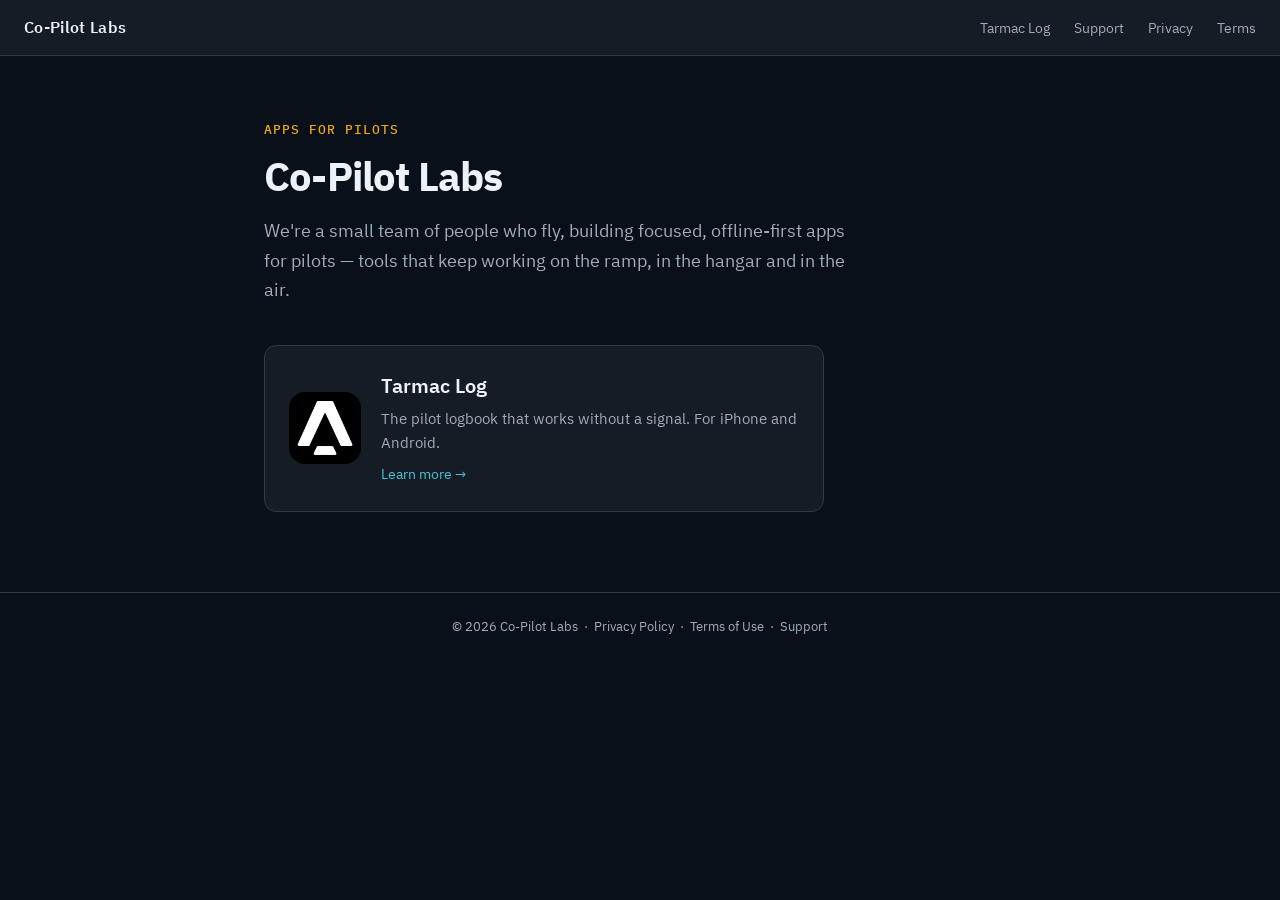
<file: index.html>
<!DOCTYPE html>
<html lang="en">
<head>
  <meta charset="UTF-8">
  <meta name="viewport" content="width=device-width, initial-scale=1.0">
  <title>Co-Pilot Labs — Apps for Pilots</title>
  <meta name="description" content="Co-Pilot Labs is a small team of people who fly, building focused apps for pilots. Our first app is Tarmac Log, an offline-first pilot logbook.">
  <link rel="canonical" href="https://copilotlabs.dev/">
  <link rel="icon" href="/favicon.svg" type="image/svg+xml">
  <link rel="apple-touch-icon" href="/assets/img/apple-touch-icon.png">
  <meta name="theme-color" content="#08101A">
  <meta property="og:type" content="website">
  <meta property="og:site_name" content="Co-Pilot Labs">
  <meta property="og:title" content="Co-Pilot Labs — Apps for Pilots">
  <meta property="og:description" content="A small team of people who fly, building focused apps for pilots. Home of Tarmac Log, the offline-first pilot logbook.">
  <meta property="og:url" content="https://copilotlabs.dev/">
  <meta property="og:image" content="https://copilotlabs.dev/assets/img/og-image.png">
  <meta property="og:image:width" content="1200">
  <meta property="og:image:height" content="630">
  <meta name="twitter:card" content="summary_large_image">
  <meta name="twitter:title" content="Co-Pilot Labs — Apps for Pilots">
  <meta name="twitter:description" content="A small team of people who fly, building focused apps for pilots. Home of Tarmac Log, the offline-first pilot logbook.">
  <meta name="twitter:image" content="https://copilotlabs.dev/assets/img/og-image.png">
  <link rel="stylesheet" href="style.css">
  <script type="application/ld+json">
  [
    {
      "@context": "https://schema.org",
      "@type": "Organization",
      "name": "Co-Pilot Labs",
      "url": "https://copilotlabs.dev/",
      "logo": "https://copilotlabs.dev/assets/img/app-icon.png"
    },
    {
      "@context": "https://schema.org",
      "@type": "WebSite",
      "name": "Co-Pilot Labs",
      "url": "https://copilotlabs.dev/"
    }
  ]
  </script>
</head>
<body>
  <a class="skip-link" href="#main">Skip to content</a>
  <header>
    <nav aria-label="Main">
      <a href="/" class="nav-brand" aria-current="page">Co-Pilot Labs</a>
      <ul class="nav-links">
        <li><a href="/tarmaclog/">Tarmac Log</a></li>
        <li><a href="/support/">Support</a></li>
        <li><a href="/privacy-policy/">Privacy</a></li>
        <li><a href="/terms/">Terms</a></li>
      </ul>
    </nav>
  </header>

  <main id="main" class="studio">
    <p class="eyebrow">Apps for pilots</p>
    <h1>Co-Pilot Labs</h1>
    <p class="studio-lead">We're a small team of people who fly, building focused, offline-first apps for pilots — tools that keep working on the ramp, in the hangar and in the air.</p>

    <a class="app-card" href="/tarmaclog/">
      <img src="/assets/img/app-icon.png" alt="Tarmac Log app icon" width="72" height="72">
      <div>
        <h2>Tarmac Log</h2>
        <p>The pilot logbook that works without a signal. For iPhone and Android.</p>
        <span class="app-card-link">Learn more →</span>
      </div>
    </a>
  </main>

  <footer>
    <p>© 2026 Co-Pilot Labs &nbsp;·&nbsp;
      <a href="/privacy-policy/">Privacy Policy</a> &nbsp;·&nbsp;
      <a href="/terms/">Terms of Use</a> &nbsp;·&nbsp;
      <a href="/support/">Support</a>
    </p>
  </footer>
</body>
</html>
</file>
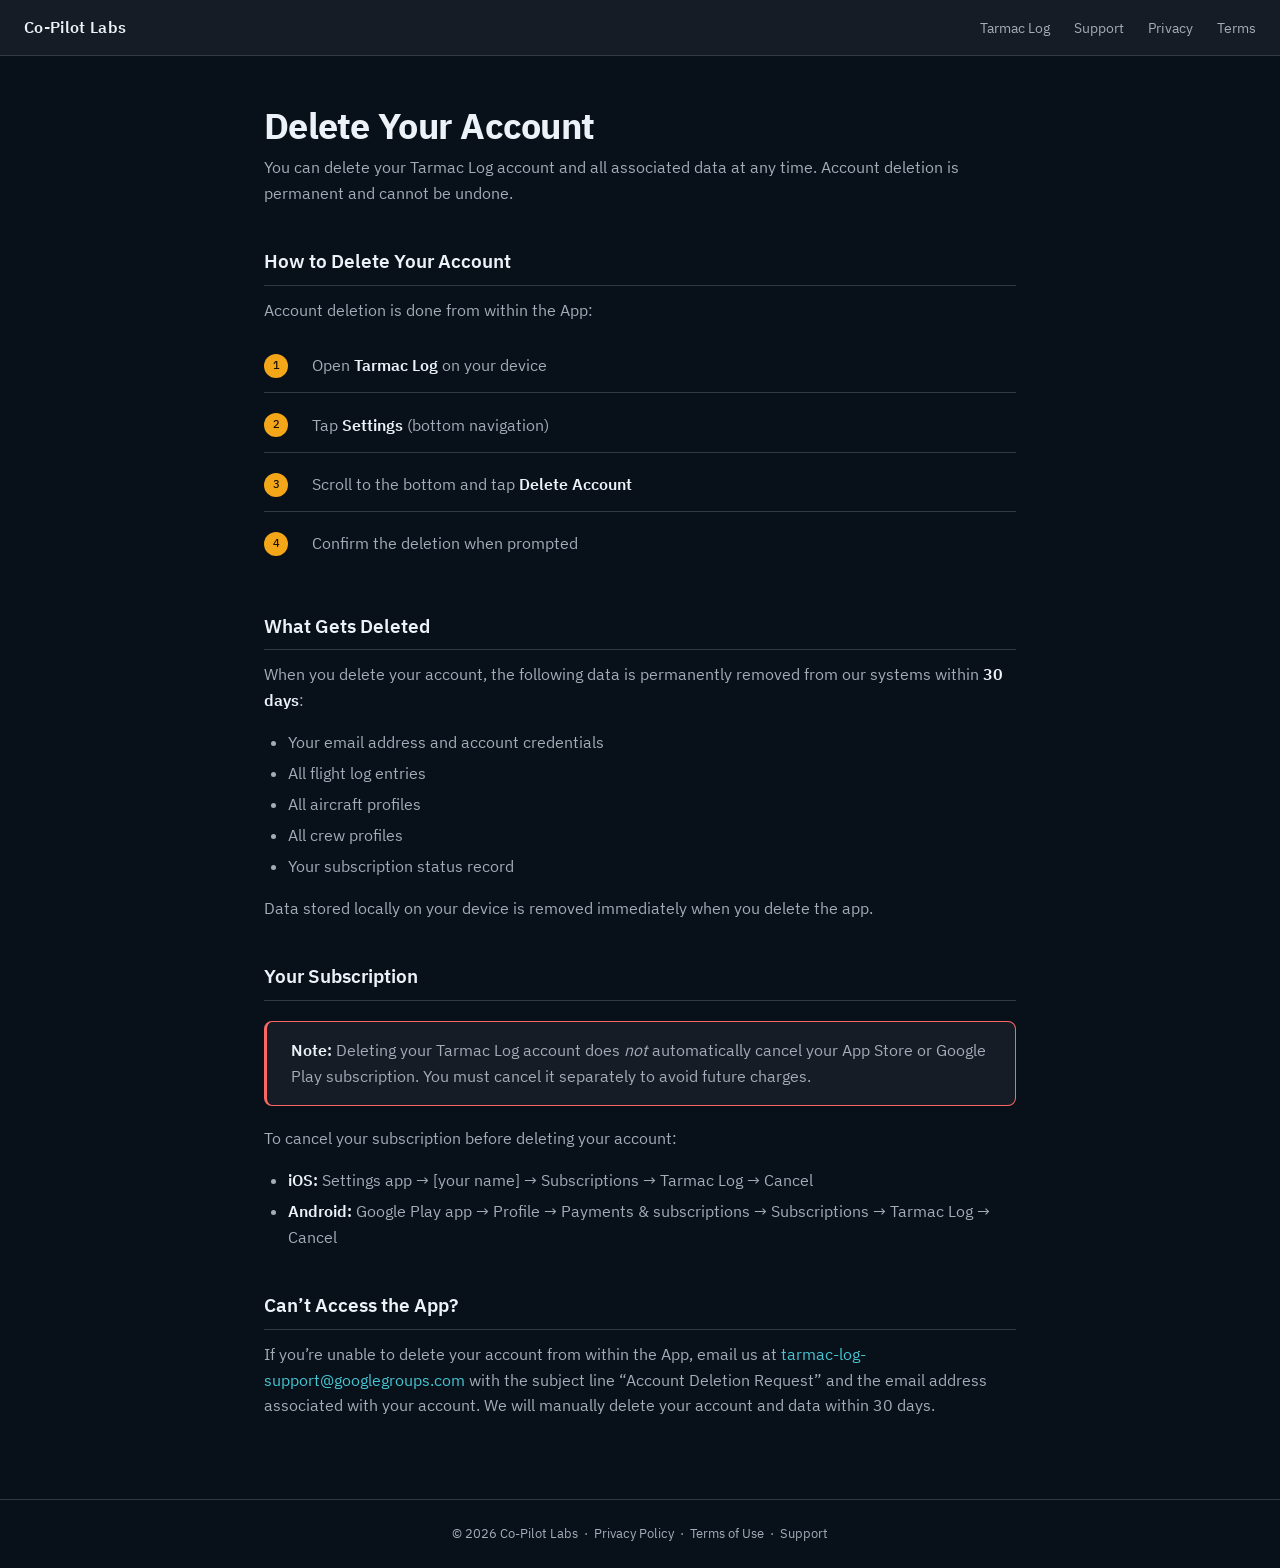
<file: delete-account/index.html>
<!DOCTYPE html>
<html lang="en">
<head>
  <meta charset="UTF-8">
  <meta name="viewport" content="width=device-width, initial-scale=1.0">
  <title>Delete Account — Tarmac Log</title>
  <meta name="description" content="How to delete your Tarmac Log account. Step-by-step instructions to permanently remove your account and all flight data.">
  <link rel="icon" href="/favicon.svg" type="image/svg+xml">
  <link rel="canonical" href="https://copilotlabs.dev/delete-account/">
  <link rel="apple-touch-icon" href="/assets/img/apple-touch-icon.png">
  <meta name="theme-color" content="#08101A">
  <meta property="og:type" content="website">
  <meta property="og:site_name" content="Co-Pilot Labs">
  <meta property="og:title" content="Delete Account — Tarmac Log">
  <meta property="og:description" content="How to delete your Tarmac Log account. Step-by-step instructions to permanently remove your account and all flight data.">
  <meta property="og:url" content="https://copilotlabs.dev/delete-account/">
  <meta property="og:image" content="https://copilotlabs.dev/assets/img/og-image.png">
  <meta name="twitter:card" content="summary_large_image">
  <meta name="twitter:title" content="Delete Account — Tarmac Log">
  <meta name="twitter:description" content="How to delete your Tarmac Log account. Step-by-step instructions to permanently remove your account and all flight data.">
  <meta name="twitter:image" content="https://copilotlabs.dev/assets/img/og-image.png">
  <link rel="stylesheet" href="../style.css">
</head>
<body>
  <header>
    <nav aria-label="Main">
      <a href="/" class="nav-brand">Co-Pilot Labs</a>
      <ul class="nav-links">
        <li><a href="/tarmaclog/">Tarmac Log</a></li>
        <li><a href="/support/">Support</a></li>
        <li><a href="/privacy-policy/">Privacy</a></li>
        <li><a href="/terms/">Terms</a></li>
      </ul>
    </nav>
  </header>

  <div class="container">
    <h1>Delete Your Account</h1>
    <p>You can delete your Tarmac Log account and all associated data at any time. Account deletion is permanent and cannot be undone.</p>

    <h2>How to Delete Your Account</h2>
    <p>Account deletion is done from within the App:</p>
    <ol class="steps">
      <li>Open <strong>Tarmac Log</strong> on your device</li>
      <li>Tap <strong>Settings</strong> (bottom navigation)</li>
      <li>Scroll to the bottom and tap <strong>Delete Account</strong></li>
      <li>Confirm the deletion when prompted</li>
    </ol>

    <h2>What Gets Deleted</h2>
    <p>When you delete your account, the following data is permanently removed from our systems within <strong>30 days</strong>:</p>
    <ul>
      <li>Your email address and account credentials</li>
      <li>All flight log entries</li>
      <li>All aircraft profiles</li>
      <li>All crew profiles</li>
      <li>Your subscription status record</li>
    </ul>
    <p>Data stored locally on your device is removed immediately when you delete the app.</p>

    <h2>Your Subscription</h2>
    <div class="warning-box">
      <p><strong>Note:</strong> Deleting your Tarmac Log account does <em>not</em> automatically cancel your App Store or Google Play subscription. You must cancel it separately to avoid future charges.</p>
    </div>
    <p>To cancel your subscription before deleting your account:</p>
    <ul>
      <li><strong>iOS:</strong> Settings app → [your name] → Subscriptions → Tarmac Log → Cancel</li>
      <li><strong>Android:</strong> Google Play app → Profile → Payments &amp; subscriptions → Subscriptions → Tarmac Log → Cancel</li>
    </ul>

    <h2>Can’t Access the App?</h2>
    <p>If you’re unable to delete your account from within the App, email us at <a href="mailto:tarmac-log-support@googlegroups.com">tarmac-log-support@googlegroups.com</a> with the subject line “Account Deletion Request” and the email address associated with your account. We will manually delete your account and data within 30 days.</p>
  </div>

  <footer>
    <p>© 2026 Co-Pilot Labs &nbsp;·&nbsp;
      <a href="/privacy-policy/">Privacy Policy</a> &nbsp;·&nbsp;
      <a href="/terms/">Terms of Use</a> &nbsp;·&nbsp;
      <a href="/support/">Support</a>
    </p>
  </footer>
</body>
</html>
</file>
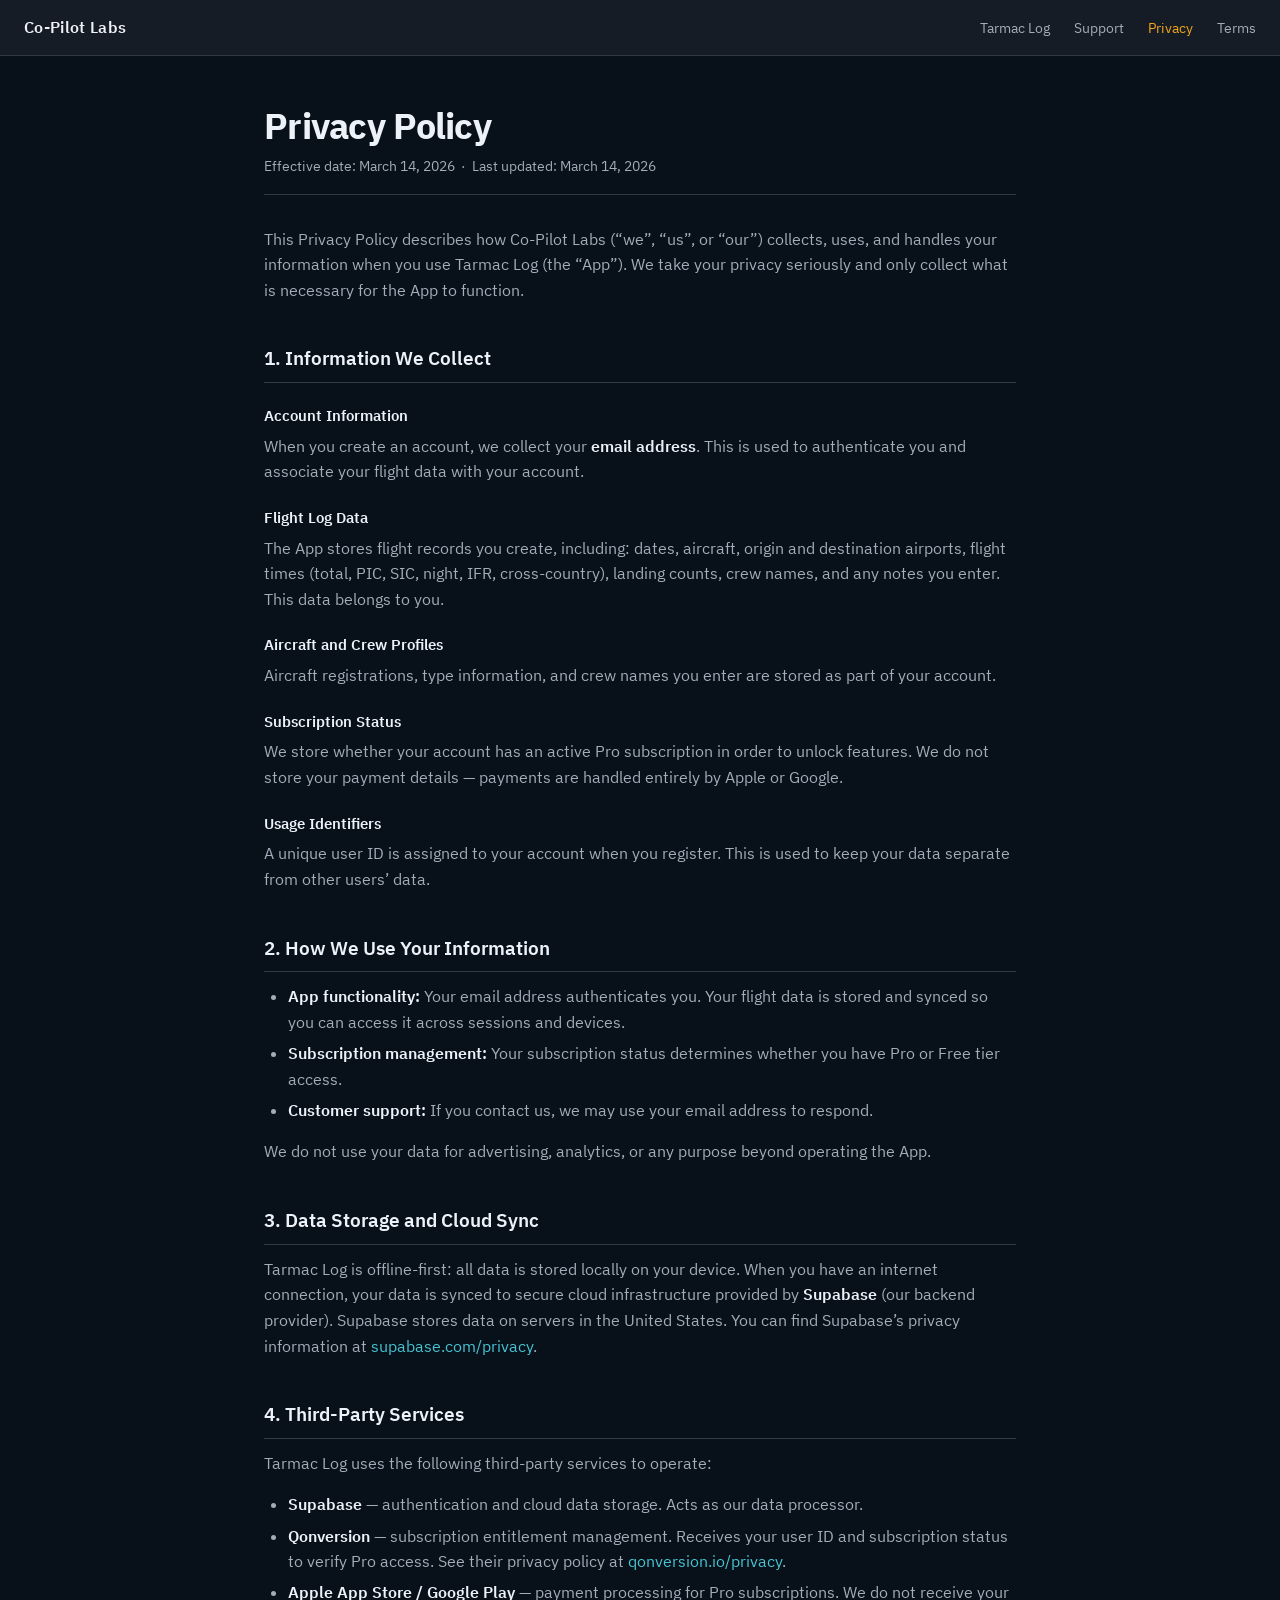
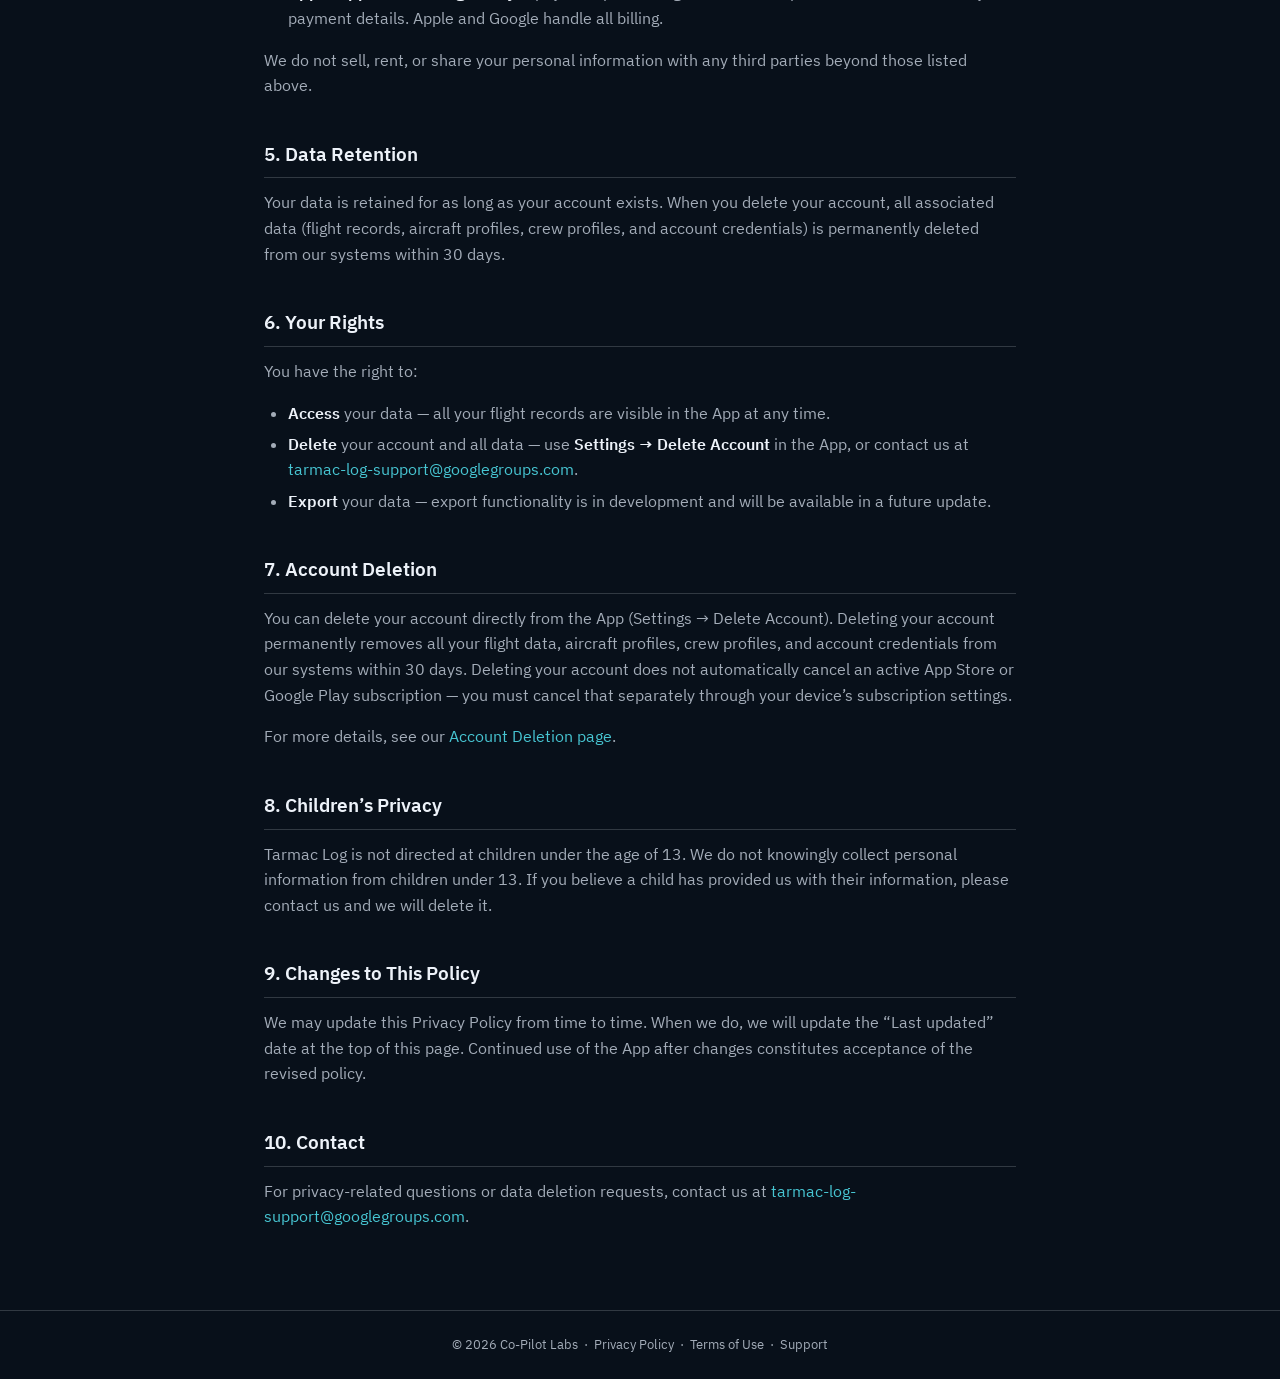
<file: privacy-policy/index.html>
<!DOCTYPE html>
<html lang="en">
<head>
  <meta charset="UTF-8">
  <meta name="viewport" content="width=device-width, initial-scale=1.0">
  <title>Privacy Policy — Tarmac Log</title>
  <meta name="description" content="Tarmac Log privacy policy. Learn how we collect, use, and protect your flight data, account information, and subscription details.">
  <link rel="icon" href="/favicon.svg" type="image/svg+xml">
  <link rel="canonical" href="https://copilotlabs.dev/privacy-policy/">
  <link rel="apple-touch-icon" href="/assets/img/apple-touch-icon.png">
  <meta name="theme-color" content="#08101A">
  <meta property="og:type" content="website">
  <meta property="og:site_name" content="Co-Pilot Labs">
  <meta property="og:title" content="Privacy Policy — Tarmac Log">
  <meta property="og:description" content="Tarmac Log privacy policy. Learn how we collect, use, and protect your flight data, account information, and subscription details.">
  <meta property="og:url" content="https://copilotlabs.dev/privacy-policy/">
  <meta property="og:image" content="https://copilotlabs.dev/assets/img/og-image.png">
  <meta name="twitter:card" content="summary_large_image">
  <meta name="twitter:title" content="Privacy Policy — Tarmac Log">
  <meta name="twitter:description" content="Tarmac Log privacy policy. Learn how we collect, use, and protect your flight data, account information, and subscription details.">
  <meta name="twitter:image" content="https://copilotlabs.dev/assets/img/og-image.png">
  <link rel="stylesheet" href="../style.css">
</head>
<body>
  <header>
    <nav aria-label="Main">
      <a href="/" class="nav-brand">Co-Pilot Labs</a>
      <ul class="nav-links">
        <li><a href="/tarmaclog/">Tarmac Log</a></li>
        <li><a href="/support/">Support</a></li>
        <li><a href="/privacy-policy/" aria-current="page">Privacy</a></li>
        <li><a href="/terms/">Terms</a></li>
      </ul>
    </nav>
  </header>

  <div class="container">
    <h1>Privacy Policy</h1>
    <p class="effective-date">Effective date: March 14, 2026 &nbsp;·&nbsp; Last updated: March 14, 2026</p>

    <p>This Privacy Policy describes how Co-Pilot Labs (“we”, “us”, or “our”) collects, uses, and handles your information when you use Tarmac Log (the “App”). We take your privacy seriously and only collect what is necessary for the App to function.</p>

    <h2>1. Information We Collect</h2>

    <h3>Account Information</h3>
    <p>When you create an account, we collect your <strong>email address</strong>. This is used to authenticate you and associate your flight data with your account.</p>

    <h3>Flight Log Data</h3>
    <p>The App stores flight records you create, including: dates, aircraft, origin and destination airports, flight times (total, PIC, SIC, night, IFR, cross-country), landing counts, crew names, and any notes you enter. This data belongs to you.</p>

    <h3>Aircraft and Crew Profiles</h3>
    <p>Aircraft registrations, type information, and crew names you enter are stored as part of your account.</p>

    <h3>Subscription Status</h3>
    <p>We store whether your account has an active Pro subscription in order to unlock features. We do not store your payment details — payments are handled entirely by Apple or Google.</p>

    <h3>Usage Identifiers</h3>
    <p>A unique user ID is assigned to your account when you register. This is used to keep your data separate from other users’ data.</p>

    <h2>2. How We Use Your Information</h2>
    <ul>
      <li><strong>App functionality:</strong> Your email address authenticates you. Your flight data is stored and synced so you can access it across sessions and devices.</li>
      <li><strong>Subscription management:</strong> Your subscription status determines whether you have Pro or Free tier access.</li>
      <li><strong>Customer support:</strong> If you contact us, we may use your email address to respond.</li>
    </ul>
    <p>We do not use your data for advertising, analytics, or any purpose beyond operating the App.</p>

    <h2>3. Data Storage and Cloud Sync</h2>
    <p>Tarmac Log is offline-first: all data is stored locally on your device. When you have an internet connection, your data is synced to secure cloud infrastructure provided by <strong>Supabase</strong> (our backend provider). Supabase stores data on servers in the United States. You can find Supabase’s privacy information at <a href="https://supabase.com/privacy" target="_blank" rel="noopener">supabase.com/privacy</a>.</p>

    <h2>4. Third-Party Services</h2>
    <p>Tarmac Log uses the following third-party services to operate:</p>
    <ul>
      <li><strong>Supabase</strong> — authentication and cloud data storage. Acts as our data processor.</li>
      <li><strong>Qonversion</strong> — subscription entitlement management. Receives your user ID and subscription status to verify Pro access. See their privacy policy at <a href="https://qonversion.io/privacy" target="_blank" rel="noopener">qonversion.io/privacy</a>.</li>
      <li><strong>Apple App Store / Google Play</strong> — payment processing for Pro subscriptions. We do not receive your payment details. Apple and Google handle all billing.</li>
    </ul>
    <p>We do not sell, rent, or share your personal information with any third parties beyond those listed above.</p>

    <h2>5. Data Retention</h2>
    <p>Your data is retained for as long as your account exists. When you delete your account, all associated data (flight records, aircraft profiles, crew profiles, and account credentials) is permanently deleted from our systems within 30 days.</p>

    <h2>6. Your Rights</h2>
    <p>You have the right to:</p>
    <ul>
      <li><strong>Access</strong> your data — all your flight records are visible in the App at any time.</li>
      <li><strong>Delete</strong> your account and all data — use <strong>Settings → Delete Account</strong> in the App, or contact us at <a href="mailto:tarmac-log-support@googlegroups.com">tarmac-log-support@googlegroups.com</a>.</li>
      <li><strong>Export</strong> your data — export functionality is in development and will be available in a future update.</li>
    </ul>

    <h2>7. Account Deletion</h2>
    <p>You can delete your account directly from the App (Settings → Delete Account). Deleting your account permanently removes all your flight data, aircraft profiles, crew profiles, and account credentials from our systems within 30 days. Deleting your account does not automatically cancel an active App Store or Google Play subscription — you must cancel that separately through your device’s subscription settings.</p>
    <p>For more details, see our <a href="/delete-account">Account Deletion page</a>.</p>

    <h2>8. Children’s Privacy</h2>
    <p>Tarmac Log is not directed at children under the age of 13. We do not knowingly collect personal information from children under 13. If you believe a child has provided us with their information, please contact us and we will delete it.</p>

    <h2>9. Changes to This Policy</h2>
    <p>We may update this Privacy Policy from time to time. When we do, we will update the “Last updated” date at the top of this page. Continued use of the App after changes constitutes acceptance of the revised policy.</p>

    <h2>10. Contact</h2>
    <p>For privacy-related questions or data deletion requests, contact us at <a href="mailto:tarmac-log-support@googlegroups.com">tarmac-log-support@googlegroups.com</a>.</p>
  </div>

  <footer>
    <p>© 2026 Co-Pilot Labs &nbsp;·&nbsp;
      <a href="/privacy-policy/">Privacy Policy</a> &nbsp;·&nbsp;
      <a href="/terms/">Terms of Use</a> &nbsp;·&nbsp;
      <a href="/support/">Support</a>
    </p>
  </footer>
</body>
</html>
</file>
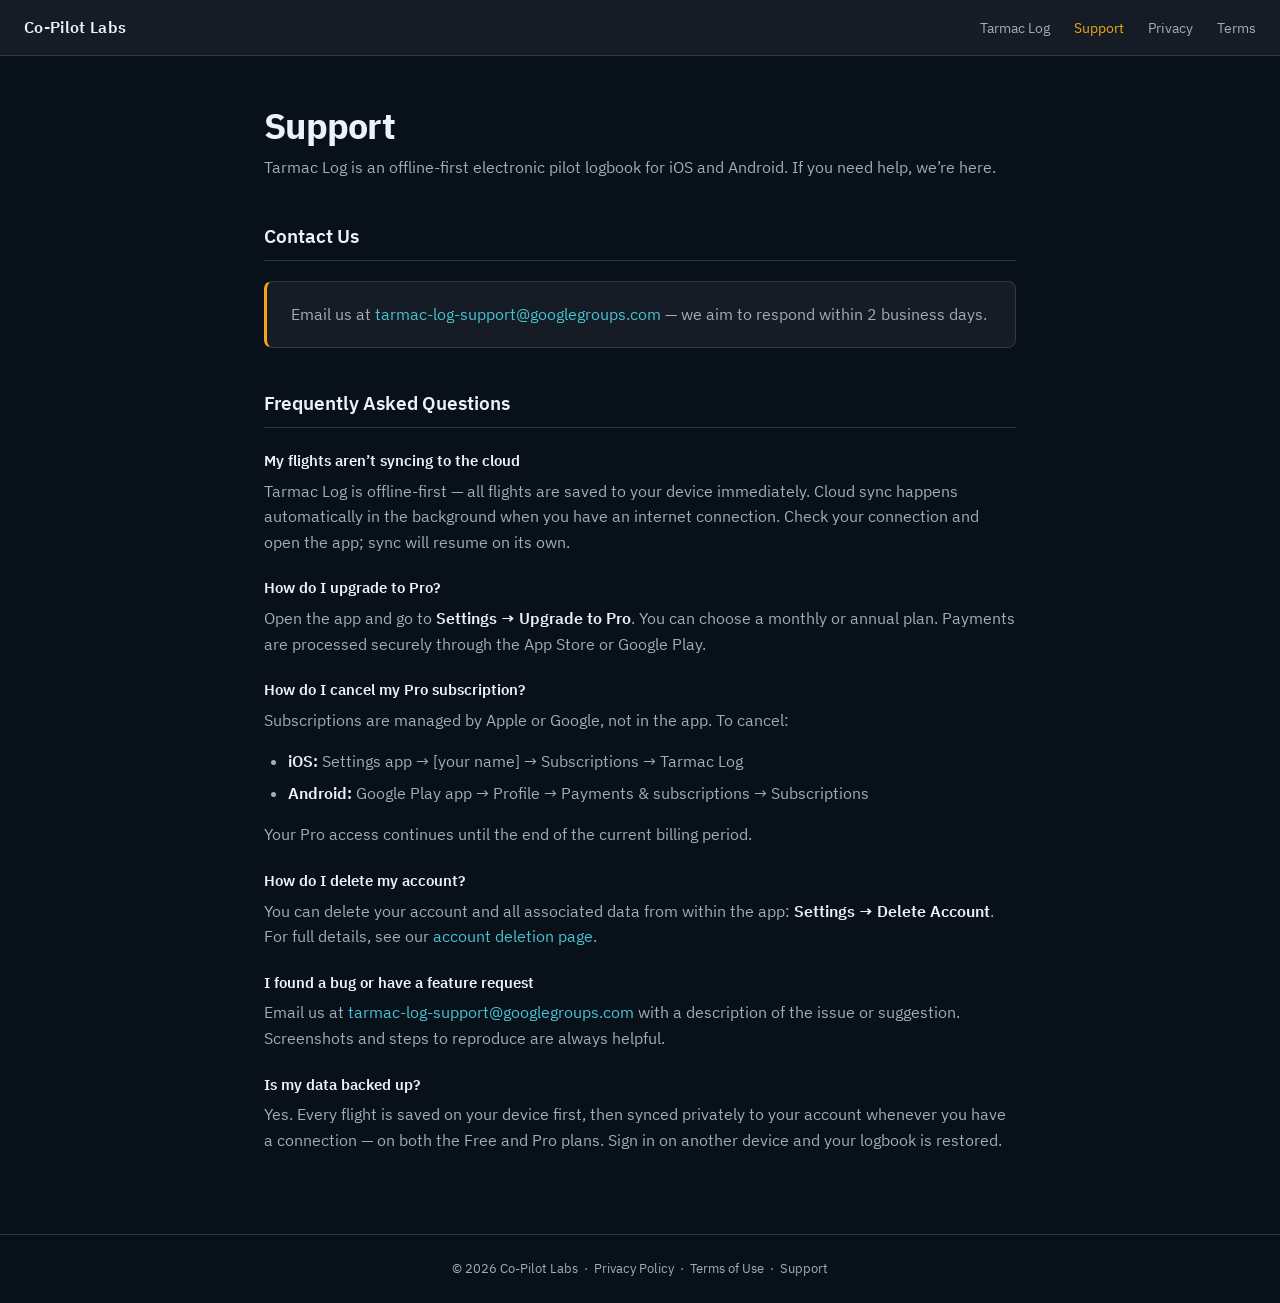
<file: support/index.html>
<!DOCTYPE html>
<html lang="en">
<head>
  <meta charset="UTF-8">
  <meta name="viewport" content="width=device-width, initial-scale=1.0">
  <title>Support — Tarmac Log</title>
  <meta name="description" content="Get help with Tarmac Log. Contact support, find answers to common questions about syncing, subscriptions, and account management.">
  <link rel="icon" href="/favicon.svg" type="image/svg+xml">
  <link rel="canonical" href="https://copilotlabs.dev/support/">
  <link rel="apple-touch-icon" href="/assets/img/apple-touch-icon.png">
  <meta name="theme-color" content="#08101A">
  <meta property="og:type" content="website">
  <meta property="og:site_name" content="Co-Pilot Labs">
  <meta property="og:title" content="Support — Tarmac Log">
  <meta property="og:description" content="Get help with Tarmac Log. Contact support, find answers to common questions about syncing, subscriptions, and account management.">
  <meta property="og:url" content="https://copilotlabs.dev/support/">
  <meta property="og:image" content="https://copilotlabs.dev/assets/img/og-image.png">
  <meta name="twitter:card" content="summary_large_image">
  <meta name="twitter:title" content="Support — Tarmac Log">
  <meta name="twitter:description" content="Get help with Tarmac Log. Contact support, find answers to common questions about syncing, subscriptions, and account management.">
  <meta name="twitter:image" content="https://copilotlabs.dev/assets/img/og-image.png">
  <link rel="stylesheet" href="../style.css">
</head>
<body>
  <header>
    <nav aria-label="Main">
      <a href="/" class="nav-brand">Co-Pilot Labs</a>
      <ul class="nav-links">
        <li><a href="/tarmaclog/">Tarmac Log</a></li>
        <li><a href="/support/" aria-current="page">Support</a></li>
        <li><a href="/privacy-policy/">Privacy</a></li>
        <li><a href="/terms/">Terms</a></li>
      </ul>
    </nav>
  </header>

  <div class="container">
    <h1>Support</h1>
    <p>Tarmac Log is an offline-first electronic pilot logbook for iOS and Android. If you need help, we’re here.</p>

    <h2>Contact Us</h2>
    <div class="contact-box">
      <p>Email us at <a href="mailto:tarmac-log-support@googlegroups.com">tarmac-log-support@googlegroups.com</a> — we aim to respond within 2 business days.</p>
    </div>

    <h2>Frequently Asked Questions</h2>

    <h3>My flights aren’t syncing to the cloud</h3>
    <p>Tarmac Log is offline-first — all flights are saved to your device immediately. Cloud sync happens automatically in the background when you have an internet connection. Check your connection and open the app; sync will resume on its own.</p>

    <h3>How do I upgrade to Pro?</h3>
    <p>Open the app and go to <strong>Settings → Upgrade to Pro</strong>. You can choose a monthly or annual plan. Payments are processed securely through the App Store or Google Play.</p>

    <h3>How do I cancel my Pro subscription?</h3>
    <p>Subscriptions are managed by Apple or Google, not in the app. To cancel:</p>
    <ul>
      <li><strong>iOS:</strong> Settings app → [your name] → Subscriptions → Tarmac Log</li>
      <li><strong>Android:</strong> Google Play app → Profile → Payments &amp; subscriptions → Subscriptions</li>
    </ul>
    <p>Your Pro access continues until the end of the current billing period.</p>

    <h3>How do I delete my account?</h3>
    <p>You can delete your account and all associated data from within the app: <strong>Settings → Delete Account</strong>. For full details, see our <a href="/delete-account">account deletion page</a>.</p>

    <h3>I found a bug or have a feature request</h3>
    <p>Email us at <a href="mailto:tarmac-log-support@googlegroups.com">tarmac-log-support@googlegroups.com</a> with a description of the issue or suggestion. Screenshots and steps to reproduce are always helpful.</p>

    <h3>Is my data backed up?</h3>
    <p>Yes. Every flight is saved on your device first, then synced privately to your account whenever you have a connection — on both the Free and Pro plans. Sign in on another device and your logbook is restored.</p>
  </div>

  <footer>
    <p>© 2026 Co-Pilot Labs &nbsp;·&nbsp;
      <a href="/privacy-policy/">Privacy Policy</a> &nbsp;·&nbsp;
      <a href="/terms/">Terms of Use</a> &nbsp;·&nbsp;
      <a href="/support/">Support</a>
    </p>
  </footer>
</body>
</html>
</file>
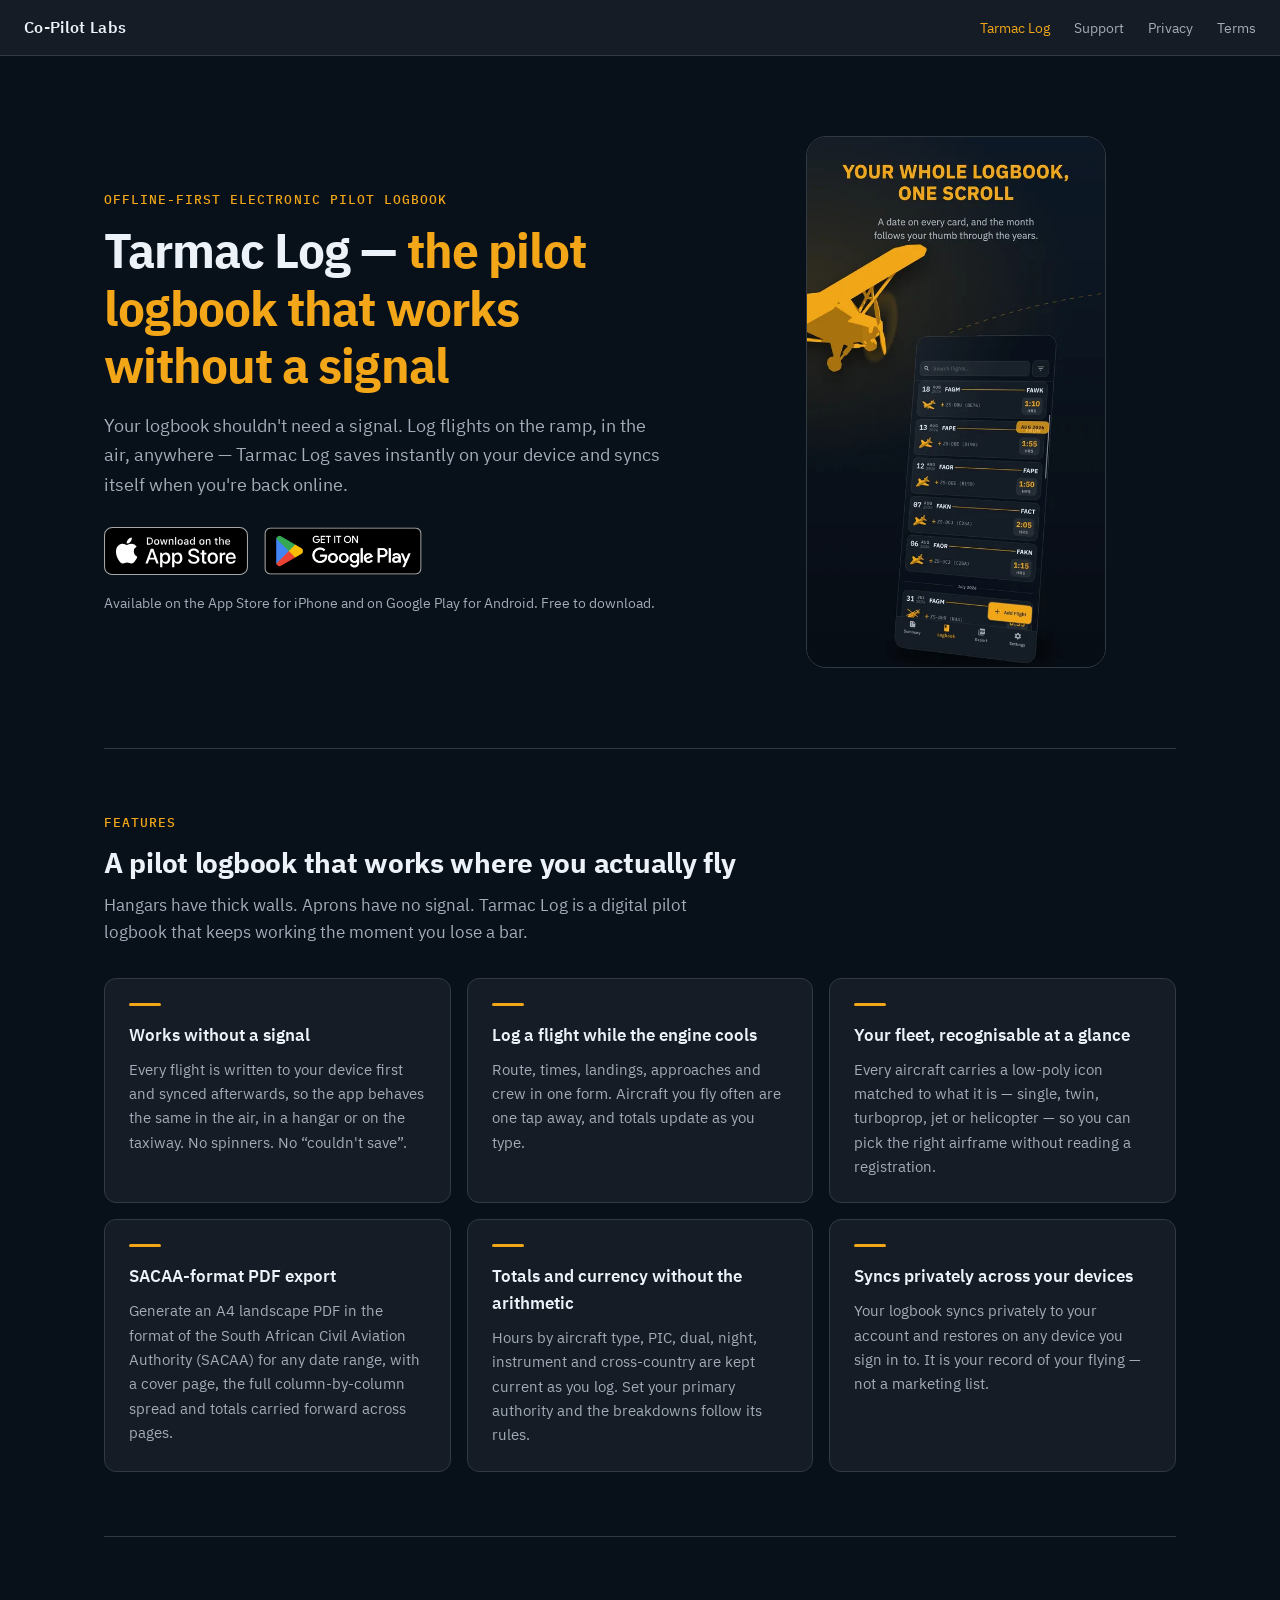
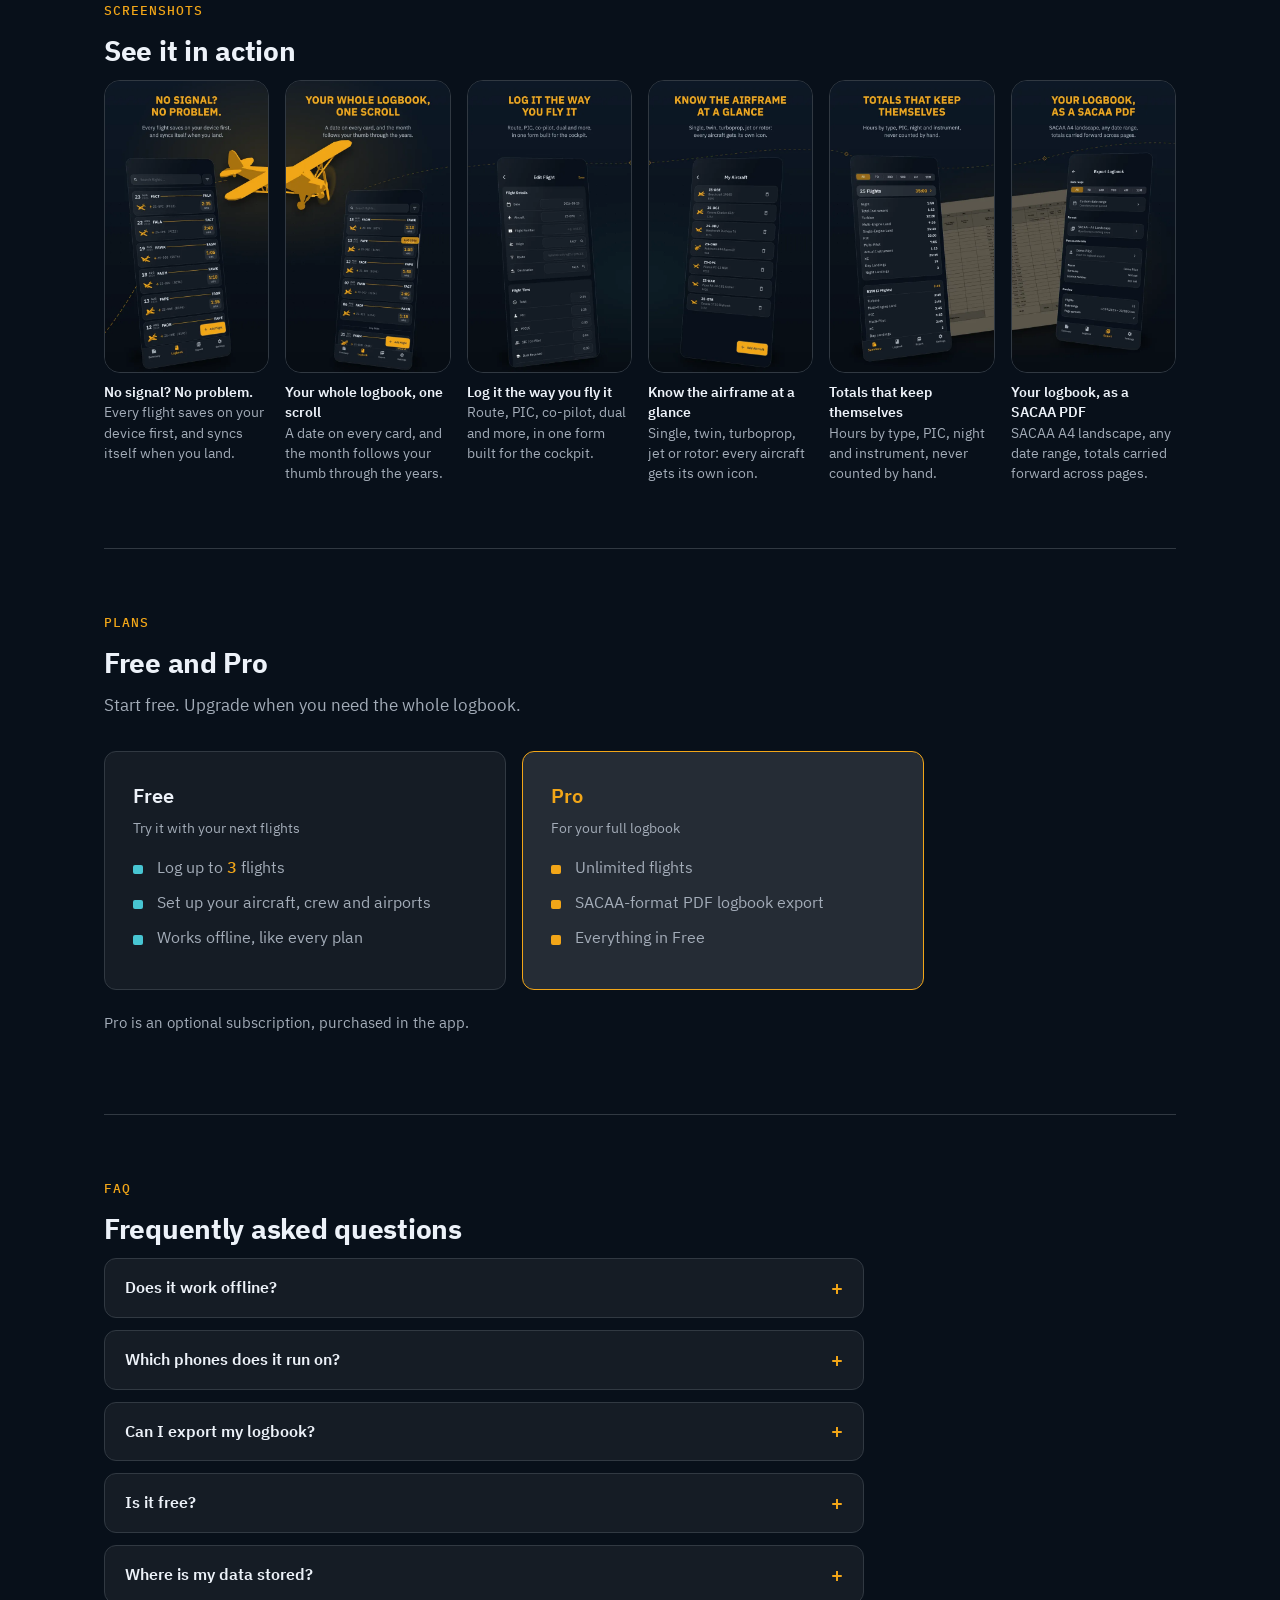
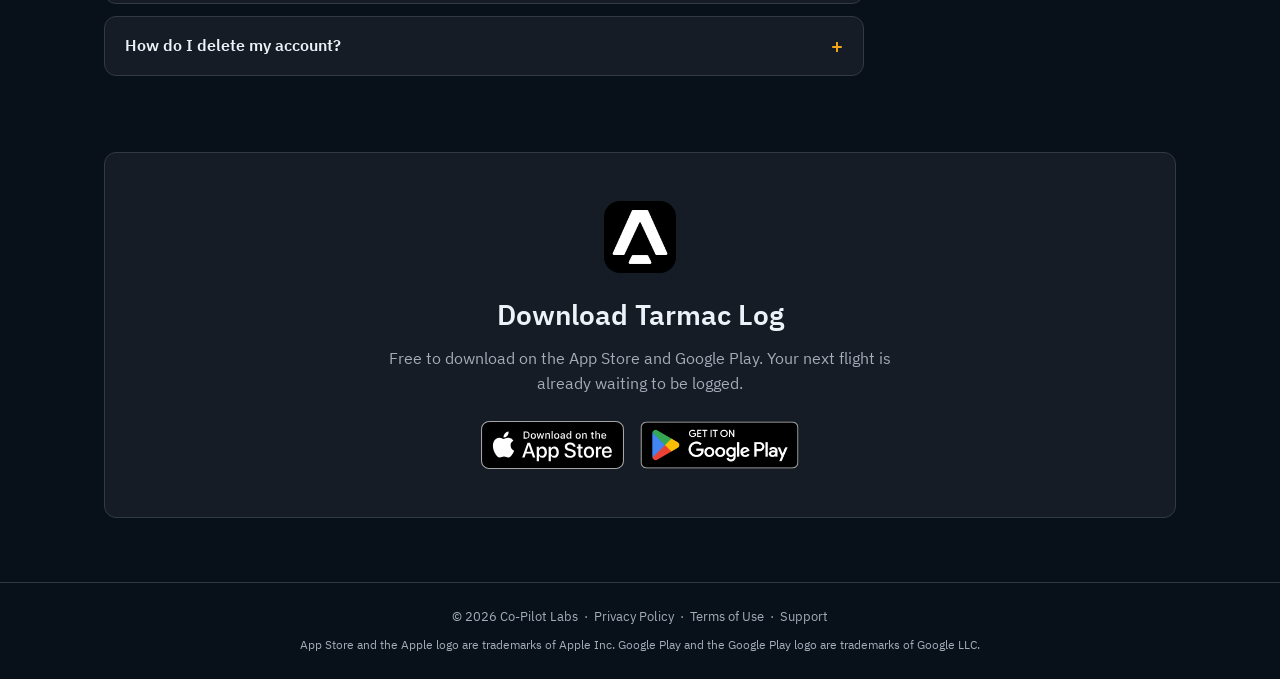
<file: tarmaclog/index.html>
<!DOCTYPE html>
<html lang="en">
<head>
  <meta charset="UTF-8">
  <meta name="viewport" content="width=device-width, initial-scale=1.0">
  <title>Tarmac Log — Offline Electronic Pilot Logbook App</title>
  <meta name="description" content="Electronic pilot logbook for iPhone and Android that works offline. Log flights anywhere and export a SACAA-format PDF logbook.">
  <link rel="canonical" href="https://copilotlabs.dev/tarmaclog/">
  <link rel="icon" href="/favicon.svg" type="image/svg+xml">
  <link rel="apple-touch-icon" href="/assets/img/apple-touch-icon.png">
  <meta name="theme-color" content="#08101A">
  <meta name="apple-itunes-app" content="app-id=6756934482">
  <meta property="og:type" content="website">
  <meta property="og:site_name" content="Co-Pilot Labs">
  <meta property="og:title" content="Tarmac Log — Offline Pilot Logbook for iPhone and Android">
  <meta property="og:description" content="Your logbook shouldn't need a signal. Tarmac Log saves every flight on your device and syncs itself when you're back online.">
  <meta property="og:url" content="https://copilotlabs.dev/tarmaclog/">
  <meta property="og:image" content="https://copilotlabs.dev/assets/img/og-image.png">
  <meta property="og:image:width" content="1200">
  <meta property="og:image:height" content="630">
  <meta property="og:image:alt" content="Tarmac Log — offline-first pilot logbook">
  <meta name="twitter:card" content="summary_large_image">
  <meta name="twitter:title" content="Tarmac Log — Offline Pilot Logbook for iPhone and Android">
  <meta name="twitter:description" content="Your logbook shouldn't need a signal. Tarmac Log saves every flight on your device and syncs itself when you're back online.">
  <meta name="twitter:image" content="https://copilotlabs.dev/assets/img/og-image.png">
  <link rel="preload" href="/assets/fonts/IBMPlexSans-Regular.woff2" as="font" type="font/woff2" crossorigin>
  <link rel="preload" href="/assets/fonts/IBMPlexSans-Bold.woff2" as="font" type="font/woff2" crossorigin>
  <link rel="stylesheet" href="../style.css">
  <script type="application/ld+json">
  {
    "@context": "https://schema.org",
    "@type": "MobileApplication",
    "name": "Tarmac Log",
    "description": "Offline-first electronic pilot logbook for iPhone and Android. Every flight is saved on your device first and synced privately to your account when you're back online. Free: log up to 3 flights and set up your aircraft, crew and airports. Pro: unlimited flights and SACAA-format PDF logbook export.",
    "operatingSystem": "iOS, Android",
    "applicationCategory": "TravelApplication",
    "url": "https://copilotlabs.dev/tarmaclog/",
    "image": "https://copilotlabs.dev/assets/img/app-icon.png",
    "screenshot": [
      "https://copilotlabs.dev/assets/img/screens/01_offline.webp",
      "https://copilotlabs.dev/assets/img/screens/02_logbook.webp",
      "https://copilotlabs.dev/assets/img/screens/03_entry.webp",
      "https://copilotlabs.dev/assets/img/screens/04_aircraft.webp",
      "https://copilotlabs.dev/assets/img/screens/05_totals.webp",
      "https://copilotlabs.dev/assets/img/screens/06_export.webp"
    ],
    "offers": {
      "@type": "Offer",
      "price": "0",
      "priceCurrency": "USD"
    },
    "downloadUrl": [
      "https://apps.apple.com/app/tarmac-log/id6756934482",
      "https://play.google.com/store/apps/details?id=com.hanrich.logbook"
    ],
    "installUrl": [
      "https://apps.apple.com/app/tarmac-log/id6756934482",
      "https://play.google.com/store/apps/details?id=com.hanrich.logbook"
    ],
    "publisher": {
      "@type": "Organization",
      "name": "Co-Pilot Labs",
      "url": "https://copilotlabs.dev/"
    }
  }
  </script>
  <script type="application/ld+json">
  {
    "@context": "https://schema.org",
    "@type": "FAQPage",
    "mainEntity": [
      {
        "@type": "Question",
        "name": "Does it work offline?",
        "acceptedAnswer": {
          "@type": "Answer",
          "text": "Yes. Logging, editing and browsing all work with no connection. Changes are saved on your device and sync themselves once you're back online. Signing in and the first sync need a connection."
        }
      },
      {
        "@type": "Question",
        "name": "Which phones does it run on?",
        "acceptedAnswer": {
          "@type": "Answer",
          "text": "Tarmac Log runs on iPhone and Android. Download it from the App Store or Google Play."
        }
      },
      {
        "@type": "Question",
        "name": "Can I export my logbook?",
        "acceptedAnswer": {
          "@type": "Answer",
          "text": "Yes, with Pro. Tarmac Log generates an A4 landscape PDF in the South African Civil Aviation Authority (SACAA) logbook format for any date range, with a cover page, the full column-by-column spread and totals carried forward across pages. Share it straight to email, print or cloud storage."
        }
      },
      {
        "@type": "Question",
        "name": "Is it free?",
        "acceptedAnswer": {
          "@type": "Answer",
          "text": "Tarmac Log is free to download. The free plan lets you log up to 3 flights and set up your aircraft, crew and airports. Pro is an optional subscription, purchased in the app, that adds unlimited flights and SACAA-format PDF logbook export."
        }
      },
      {
        "@type": "Question",
        "name": "Where is my data stored?",
        "acceptedAnswer": {
          "@type": "Answer",
          "text": "Every flight is saved on your device first, then synced privately to your account when you're online, so your logbook restores on any device you sign in to."
        }
      },
      {
        "@type": "Question",
        "name": "How do I delete my account?",
        "acceptedAnswer": {
          "@type": "Answer",
          "text": "You can delete your account from inside the app, under Settings. Step-by-step instructions are on our <a href=\"https://copilotlabs.dev/delete-account/\">Delete Account page</a>."
        }
      }
    ]
  }
  </script>
</head>
<body>
  <a class="skip-link" href="#main">Skip to content</a>
  <header>
    <nav aria-label="Main">
      <a href="/" class="nav-brand">Co-Pilot Labs</a>
      <ul class="nav-links">
        <li><a href="/tarmaclog/" aria-current="page">Tarmac Log</a></li>
        <li><a href="/support/">Support</a></li>
        <li><a href="/privacy-policy/">Privacy</a></li>
        <li><a href="/terms/">Terms</a></li>
      </ul>
    </nav>
  </header>

  <main id="main" class="page">
    <section class="hero" aria-labelledby="hero-title">
      <div>
        <p class="eyebrow">Offline-first electronic pilot logbook</p>
        <h1 id="hero-title">Tarmac Log — <span class="accent">the pilot logbook that works without a signal</span></h1>
        <p class="hero-lead">Your logbook shouldn't need a signal. Log flights on the ramp, in the air, anywhere — Tarmac Log saves instantly on your device and syncs itself when you're back online.</p>
        <div class="badges">
          <a class="badge-link" href="https://apps.apple.com/app/tarmac-log/id6756934482"><img class="badge-apple" src="/assets/img/badges/app-store.svg" alt="Download on the App Store" width="144" height="48"></a>
          <a class="badge-link" href="https://play.google.com/store/apps/details?id=com.hanrich.logbook"><img class="badge-google" src="/assets/img/badges/google-play.png" alt="Get it on Google Play" width="181" height="70"></a>
        </div>
        <p class="hero-note">Available on the App Store for iPhone and on Google Play for Android. Free to download.</p>
      </div>
      <div class="hero-shot">
        <img src="/assets/img/screens/02_logbook.webp" alt="Tarmac Log logbook screen: a scrolling list of flight cards, each with a date, route, aircraft registration and flight time in hours and minutes." width="540" height="960" decoding="async" fetchpriority="high">
      </div>
    </section>

    <section class="section" aria-labelledby="features-title">
      <p class="eyebrow">Features</p>
      <h2 id="features-title">A pilot logbook that works where you actually fly</h2>
      <p class="section-lead">Hangars have thick walls. Aprons have no signal. Tarmac Log is a digital pilot logbook that keeps working the moment you lose a bar.</p>
      <div class="card-grid">
        <div class="card">
          <span class="card-mark" aria-hidden="true"></span>
          <h3>Works without a signal</h3>
          <p>Every flight is written to your device first and synced afterwards, so the app behaves the same in the air, in a hangar or on the taxiway. No spinners. No “couldn't save”.</p>
        </div>
        <div class="card">
          <span class="card-mark" aria-hidden="true"></span>
          <h3>Log a flight while the engine cools</h3>
          <p>Route, times, landings, approaches and crew in one form. Aircraft you fly often are one tap away, and totals update as you type.</p>
        </div>
        <div class="card">
          <span class="card-mark" aria-hidden="true"></span>
          <h3>Your fleet, recognisable at a glance</h3>
          <p>Every aircraft carries a low-poly icon matched to what it is — single, twin, turboprop, jet or helicopter — so you can pick the right airframe without reading a registration.</p>
        </div>
        <div class="card">
          <span class="card-mark" aria-hidden="true"></span>
          <h3>SACAA-format PDF export</h3>
          <p>Generate an A4 landscape PDF in the format of the South African Civil Aviation Authority (SACAA) for any date range, with a cover page, the full column-by-column spread and totals carried forward across pages.</p>
        </div>
        <div class="card">
          <span class="card-mark" aria-hidden="true"></span>
          <h3>Totals and currency without the arithmetic</h3>
          <p>Hours by aircraft type, PIC, dual, night, instrument and cross-country are kept current as you log. Set your primary authority and the breakdowns follow its rules.</p>
        </div>
        <div class="card">
          <span class="card-mark" aria-hidden="true"></span>
          <h3>Syncs privately across your devices</h3>
          <p>Your logbook syncs privately to your account and restores on any device you sign in to. It is your record of your flying — not a marketing list.</p>
        </div>
      </div>
    </section>

    <section class="section" aria-labelledby="shots-title">
      <p class="eyebrow">Screenshots</p>
      <h2 id="shots-title">See it in action</h2>
      <ul class="shots">
        <li>
          <figure>
            <img src="/assets/img/screens/01_offline.webp" alt="Logbook screen listing recent flights with routes, aircraft and times, under the headline “No signal? No problem.”" width="540" height="960" loading="lazy" decoding="async">
            <figcaption><strong>No signal? No problem.</strong>Every flight saves on your device first, and syncs itself when you land.</figcaption>
          </figure>
        </li>
        <li>
          <figure>
            <img src="/assets/img/screens/02_logbook.webp" alt="Logbook scrolled back through the months, each flight card showing its date, route and flight time." width="540" height="960" loading="lazy" decoding="async">
            <figcaption><strong>Your whole logbook, one scroll</strong>A date on every card, and the month follows your thumb through the years.</figcaption>
          </figure>
        </li>
        <li>
          <figure>
            <img src="/assets/img/screens/03_entry.webp" alt="Edit Flight form with date, aircraft, flight number, origin, route and destination fields, and flight time fields for total, PIC, PICUS, co-pilot and dual." width="540" height="960" loading="lazy" decoding="async">
            <figcaption><strong>Log it the way you fly it</strong>Route, PIC, co-pilot, dual and more, in one form built for the cockpit.</figcaption>
          </figure>
        </li>
        <li>
          <figure>
            <img src="/assets/img/screens/04_aircraft.webp" alt="My Aircraft list showing each registration and type next to a low-poly icon of a single, twin, turboprop, jet or helicopter." width="540" height="960" loading="lazy" decoding="async">
            <figcaption><strong>Know the airframe at a glance</strong>Single, twin, turboprop, jet or rotor: every aircraft gets its own icon.</figcaption>
          </figure>
        </li>
        <li>
          <figure>
            <img src="/assets/img/screens/05_totals.webp" alt="Summary screen with a period selector and running totals for night, instrument, turbine, multi-engine, PIC, cross-country and landings, plus a breakdown by aircraft type." width="540" height="960" loading="lazy" decoding="async">
            <figcaption><strong>Totals that keep themselves</strong>Hours by type, PIC, night and instrument, never counted by hand.</figcaption>
          </figure>
        </li>
        <li>
          <figure>
            <img src="/assets/img/screens/06_export.webp" alt="Export Logbook screen with a date range, the SACAA A4 landscape format and a preview, next to a page of the exported PDF logbook." width="540" height="960" loading="lazy" decoding="async">
            <figcaption><strong>Your logbook, as a SACAA PDF</strong>SACAA A4 landscape, any date range, totals carried forward across pages.</figcaption>
          </figure>
        </li>
      </ul>
    </section>

    <section class="section" aria-labelledby="plans-title">
      <p class="eyebrow">Plans</p>
      <h2 id="plans-title">Free and Pro</h2>
      <p class="section-lead">Start free. Upgrade when you need the whole logbook.</p>
      <div class="plans">
        <div class="plan">
          <h3>Free</h3>
          <p class="plan-sub">Try it with your next flights</p>
          <ul>
            <li>Log up to <span class="mono">3</span> flights</li>
            <li>Set up your aircraft, crew and airports</li>
            <li>Works offline, like every plan</li>
          </ul>
        </div>
        <div class="plan plan-pro">
          <h3>Pro</h3>
          <p class="plan-sub">For your full logbook</p>
          <ul>
            <li>Unlimited flights</li>
            <li>SACAA-format PDF logbook export</li>
            <li>Everything in Free</li>
          </ul>
        </div>
      </div>
      <p class="plans-note">Pro is an optional subscription, purchased in the app.</p>
    </section>

    <section class="section" aria-labelledby="faq-title">
      <p class="eyebrow">FAQ</p>
      <h2 id="faq-title">Frequently asked questions</h2>
      <div class="faq">
        <details>
          <summary>Does it work offline?</summary>
          <p>Yes. Logging, editing and browsing all work with no connection. Changes are saved on your device and sync themselves once you're back online. Signing in and the first sync need a connection.</p>
        </details>
        <details>
          <summary>Which phones does it run on?</summary>
          <p>Tarmac Log runs on iPhone and Android. Download it from the App Store or Google Play.</p>
        </details>
        <details>
          <summary>Can I export my logbook?</summary>
          <p>Yes, with Pro. Tarmac Log generates an A4 landscape PDF in the South African Civil Aviation Authority (SACAA) logbook format for any date range, with a cover page, the full column-by-column spread and totals carried forward across pages. Share it straight to email, print or cloud storage.</p>
        </details>
        <details>
          <summary>Is it free?</summary>
          <p>Tarmac Log is free to download. The free plan lets you log up to 3 flights and set up your aircraft, crew and airports. Pro is an optional subscription, purchased in the app, that adds unlimited flights and SACAA-format PDF logbook export.</p>
        </details>
        <details>
          <summary>Where is my data stored?</summary>
          <p>Every flight is saved on your device first, then synced privately to your account when you're online, so your logbook restores on any device you sign in to.</p>
        </details>
        <details>
          <summary>How do I delete my account?</summary>
          <p>You can delete your account from inside the app, under Settings. Step-by-step instructions are on our <a href="/delete-account/">Delete Account page</a>.</p>
        </details>
      </div>
    </section>

    <section class="cta" aria-labelledby="cta-title">
      <img class="cta-icon" src="/assets/img/app-icon.png" alt="Tarmac Log app icon" width="72" height="72" loading="lazy" decoding="async">
      <h2 id="cta-title">Download Tarmac Log</h2>
      <p>Free to download on the App Store and Google Play. Your next flight is already waiting to be logged.</p>
      <div class="badges">
        <a class="badge-link" href="https://apps.apple.com/app/tarmac-log/id6756934482"><img class="badge-apple" src="/assets/img/badges/app-store.svg" alt="Download on the App Store" width="144" height="48" loading="lazy" decoding="async"></a>
        <a class="badge-link" href="https://play.google.com/store/apps/details?id=com.hanrich.logbook"><img class="badge-google" src="/assets/img/badges/google-play.png" alt="Get it on Google Play" width="181" height="70" loading="lazy" decoding="async"></a>
      </div>
    </section>
  </main>

  <footer>
    <p>© 2026 Co-Pilot Labs &nbsp;·&nbsp;
      <a href="/privacy-policy/">Privacy Policy</a> &nbsp;·&nbsp;
      <a href="/terms/">Terms of Use</a> &nbsp;·&nbsp;
      <a href="/support/">Support</a>
    </p>
    <p class="footer-legal">App Store and the Apple logo are trademarks of Apple Inc. Google Play and the Google Play logo are trademarks of Google LLC.</p>
  </footer>
</body>
</html>
</file>
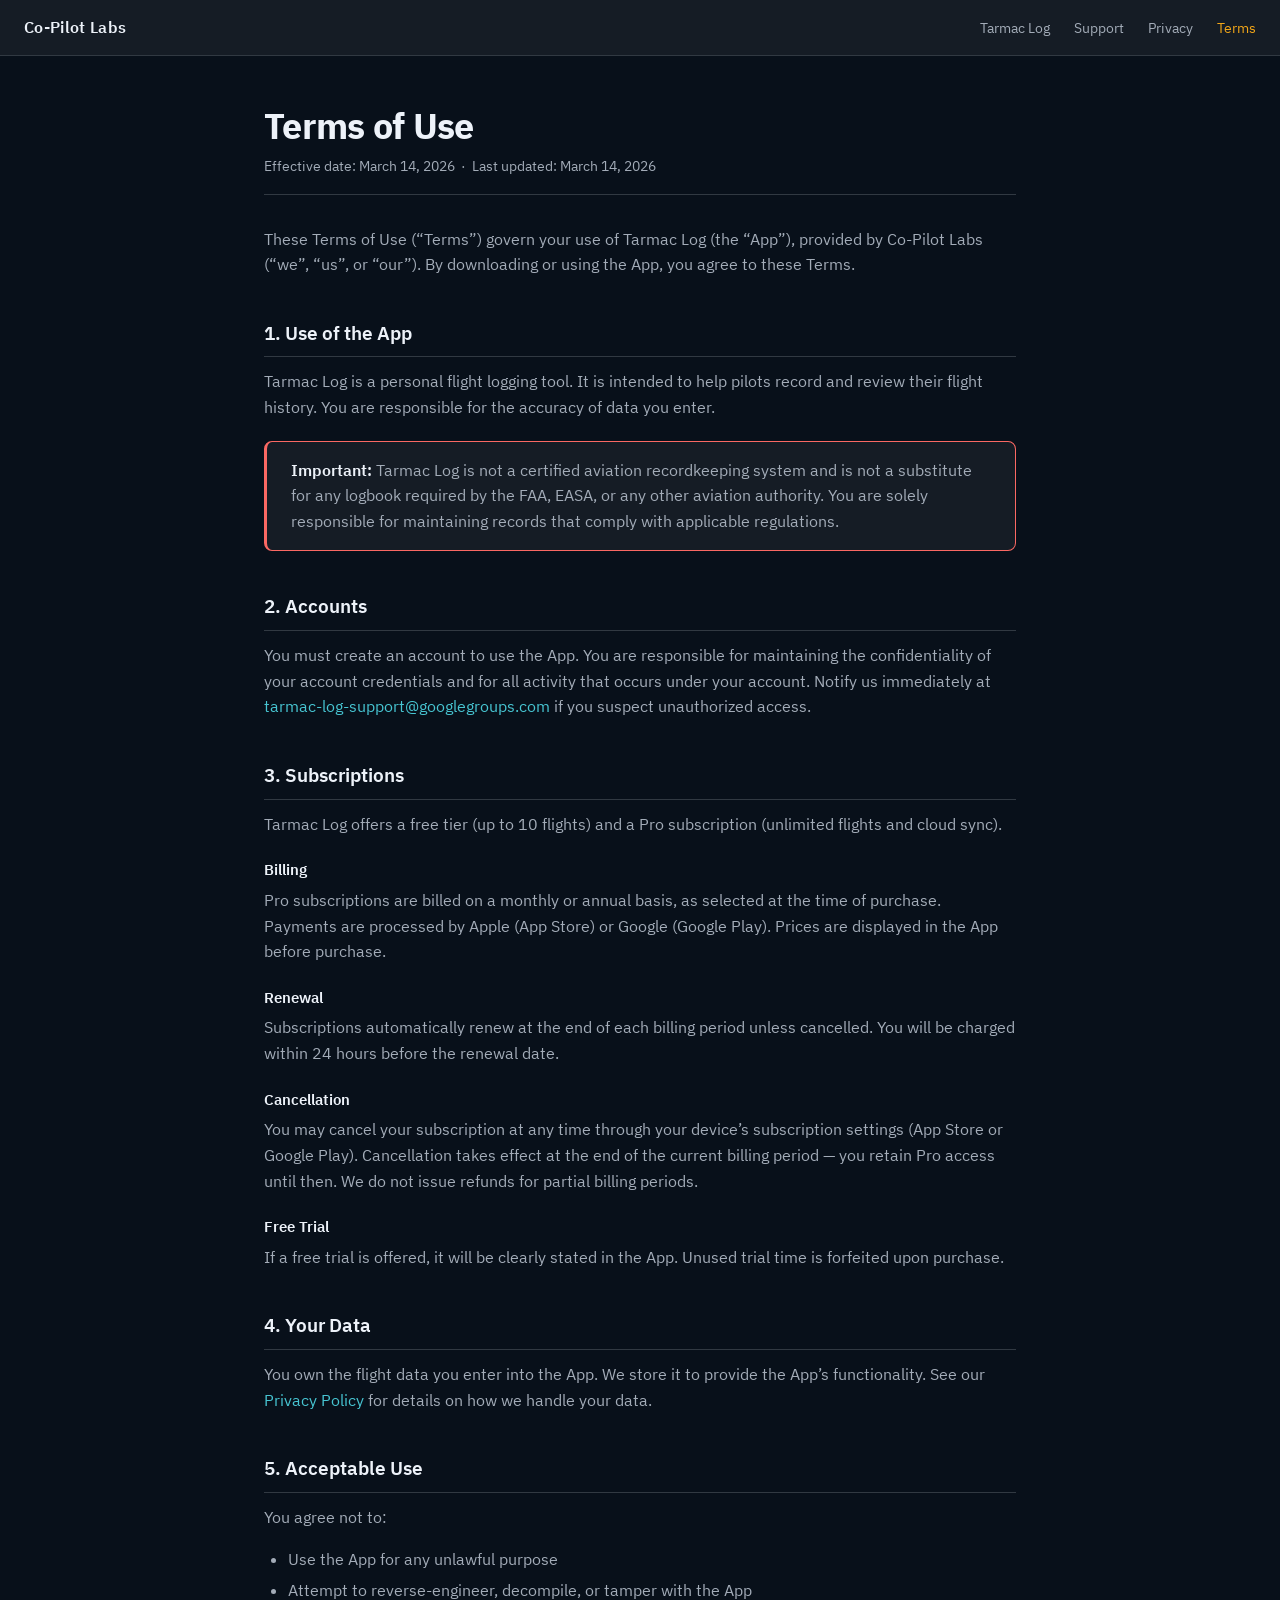
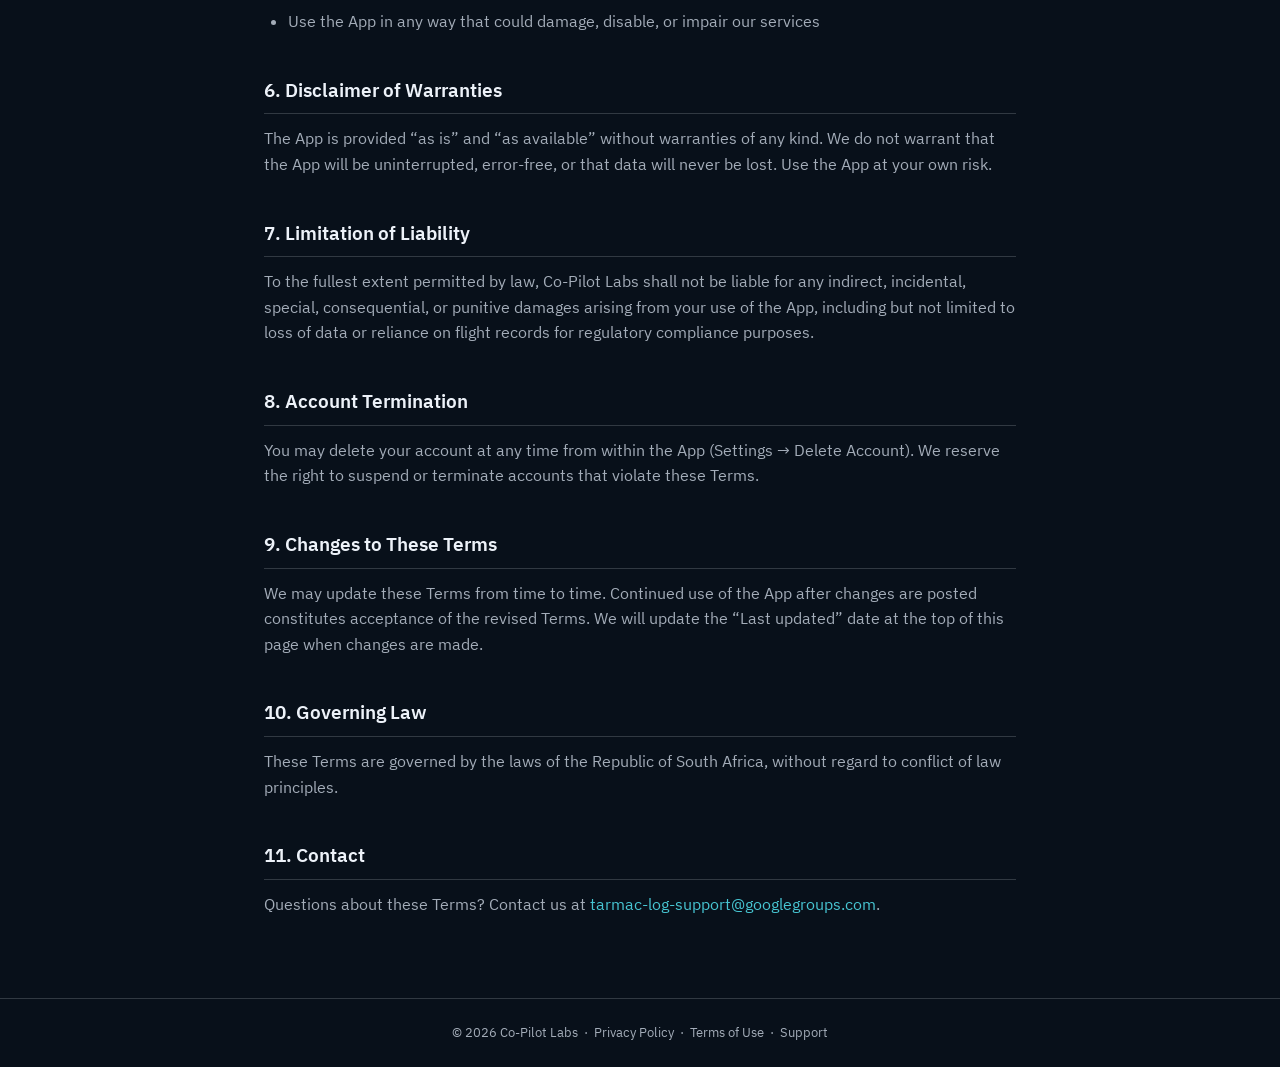
<file: terms/index.html>
<!DOCTYPE html>
<html lang="en">
<head>
  <meta charset="UTF-8">
  <meta name="viewport" content="width=device-width, initial-scale=1.0">
  <title>Terms of Use — Tarmac Log</title>
  <meta name="description" content="Tarmac Log terms of use. Subscription billing, acceptable use, liability limitations, and governing law.">
  <link rel="icon" href="/favicon.svg" type="image/svg+xml">
  <link rel="canonical" href="https://copilotlabs.dev/terms/">
  <link rel="apple-touch-icon" href="/assets/img/apple-touch-icon.png">
  <meta name="theme-color" content="#08101A">
  <meta property="og:type" content="website">
  <meta property="og:site_name" content="Co-Pilot Labs">
  <meta property="og:title" content="Terms of Use — Tarmac Log">
  <meta property="og:description" content="Tarmac Log terms of use. Subscription billing, acceptable use, liability limitations, and governing law.">
  <meta property="og:url" content="https://copilotlabs.dev/terms/">
  <meta property="og:image" content="https://copilotlabs.dev/assets/img/og-image.png">
  <meta name="twitter:card" content="summary_large_image">
  <meta name="twitter:title" content="Terms of Use — Tarmac Log">
  <meta name="twitter:description" content="Tarmac Log terms of use. Subscription billing, acceptable use, liability limitations, and governing law.">
  <meta name="twitter:image" content="https://copilotlabs.dev/assets/img/og-image.png">
  <link rel="stylesheet" href="../style.css">
</head>
<body>
  <header>
    <nav aria-label="Main">
      <a href="/" class="nav-brand">Co-Pilot Labs</a>
      <ul class="nav-links">
        <li><a href="/tarmaclog/">Tarmac Log</a></li>
        <li><a href="/support/">Support</a></li>
        <li><a href="/privacy-policy/">Privacy</a></li>
        <li><a href="/terms/" aria-current="page">Terms</a></li>
      </ul>
    </nav>
  </header>

  <div class="container">
    <h1>Terms of Use</h1>
    <p class="effective-date">Effective date: March 14, 2026 &nbsp;·&nbsp; Last updated: March 14, 2026</p>

    <p>These Terms of Use (“Terms”) govern your use of Tarmac Log (the “App”), provided by Co-Pilot Labs (“we”, “us”, or “our”). By downloading or using the App, you agree to these Terms.</p>

    <h2>1. Use of the App</h2>
    <p>Tarmac Log is a personal flight logging tool. It is intended to help pilots record and review their flight history. You are responsible for the accuracy of data you enter.</p>

    <div class="warning-box">
      <p><strong>Important:</strong> Tarmac Log is not a certified aviation recordkeeping system and is not a substitute for any logbook required by the FAA, EASA, or any other aviation authority. You are solely responsible for maintaining records that comply with applicable regulations.</p>
    </div>

    <h2>2. Accounts</h2>
    <p>You must create an account to use the App. You are responsible for maintaining the confidentiality of your account credentials and for all activity that occurs under your account. Notify us immediately at <a href="mailto:tarmac-log-support@googlegroups.com">tarmac-log-support@googlegroups.com</a> if you suspect unauthorized access.</p>

    <h2>3. Subscriptions</h2>
    <p>Tarmac Log offers a free tier (up to 10 flights) and a Pro subscription (unlimited flights and cloud sync).</p>

    <h3>Billing</h3>
    <p>Pro subscriptions are billed on a monthly or annual basis, as selected at the time of purchase. Payments are processed by Apple (App Store) or Google (Google Play). Prices are displayed in the App before purchase.</p>

    <h3>Renewal</h3>
    <p>Subscriptions automatically renew at the end of each billing period unless cancelled. You will be charged within 24 hours before the renewal date.</p>

    <h3>Cancellation</h3>
    <p>You may cancel your subscription at any time through your device’s subscription settings (App Store or Google Play). Cancellation takes effect at the end of the current billing period — you retain Pro access until then. We do not issue refunds for partial billing periods.</p>

    <h3>Free Trial</h3>
    <p>If a free trial is offered, it will be clearly stated in the App. Unused trial time is forfeited upon purchase.</p>

    <h2>4. Your Data</h2>
    <p>You own the flight data you enter into the App. We store it to provide the App’s functionality. See our <a href="/privacy-policy">Privacy Policy</a> for details on how we handle your data.</p>

    <h2>5. Acceptable Use</h2>
    <p>You agree not to:</p>
    <ul>
      <li>Use the App for any unlawful purpose</li>
      <li>Attempt to reverse-engineer, decompile, or tamper with the App</li>
      <li>Use the App in any way that could damage, disable, or impair our services</li>
    </ul>

    <h2>6. Disclaimer of Warranties</h2>
    <p>The App is provided “as is” and “as available” without warranties of any kind. We do not warrant that the App will be uninterrupted, error-free, or that data will never be lost. Use the App at your own risk.</p>

    <h2>7. Limitation of Liability</h2>
    <p>To the fullest extent permitted by law, Co-Pilot Labs shall not be liable for any indirect, incidental, special, consequential, or punitive damages arising from your use of the App, including but not limited to loss of data or reliance on flight records for regulatory compliance purposes.</p>

    <h2>8. Account Termination</h2>
    <p>You may delete your account at any time from within the App (Settings → Delete Account). We reserve the right to suspend or terminate accounts that violate these Terms.</p>

    <h2>9. Changes to These Terms</h2>
    <p>We may update these Terms from time to time. Continued use of the App after changes are posted constitutes acceptance of the revised Terms. We will update the “Last updated” date at the top of this page when changes are made.</p>

    <h2>10. Governing Law</h2>
    <p>These Terms are governed by the laws of the Republic of South Africa, without regard to conflict of law principles.</p>

    <h2>11. Contact</h2>
    <p>Questions about these Terms? Contact us at <a href="mailto:tarmac-log-support@googlegroups.com">tarmac-log-support@googlegroups.com</a>.</p>
  </div>

  <footer>
    <p>© 2026 Co-Pilot Labs &nbsp;·&nbsp;
      <a href="/privacy-policy/">Privacy Policy</a> &nbsp;·&nbsp;
      <a href="/terms/">Terms of Use</a> &nbsp;·&nbsp;
      <a href="/support/">Support</a>
    </p>
  </footer>
</body>
</html>
</file>
<file: style.css>
/* Tarmac Log brand tokens (dark theme) — source: AppColors in the app.
   Never hardcode colours below :root; always use these variables. */
:root {
  --bg: #08101A;
  --surface: #151C25;
  --surface-2: #252C35;
  --border: #313942;
  --text: #EDF2F9;
  --text-muted: #A3ACB8;
  --text-faint: #676F7A;
  --accent: #F2A618;
  --accent-ink: #190F03;
  --accent-hover: #F5B840;
  --link: #47C5D2;
  --danger: #FA6863;

  --font-sans: 'IBM Plex Sans', -apple-system, BlinkMacSystemFont, 'Segoe UI', system-ui, sans-serif;
  --font-mono: 'IBM Plex Mono', ui-monospace, SFMono-Regular, Menlo, monospace;
  --radius: 12px;

  color-scheme: dark;
}

/* ---------- Fonts (self-hosted, SIL OFL — see assets/fonts/OFL.txt) ---------- */
@font-face {
  font-family: 'IBM Plex Sans';
  font-style: normal;
  font-weight: 400;
  font-display: swap;
  src: url('/assets/fonts/IBMPlexSans-Regular.woff2') format('woff2');
}
@font-face {
  font-family: 'IBM Plex Sans';
  font-style: normal;
  font-weight: 600;
  font-display: swap;
  src: url('/assets/fonts/IBMPlexSans-SemiBold.woff2') format('woff2');
}
@font-face {
  font-family: 'IBM Plex Sans';
  font-style: normal;
  font-weight: 700;
  font-display: swap;
  src: url('/assets/fonts/IBMPlexSans-Bold.woff2') format('woff2');
}
@font-face {
  font-family: 'IBM Plex Mono';
  font-style: normal;
  font-weight: 500;
  font-display: swap;
  src: url('/assets/fonts/IBMPlexMono-Medium.woff2') format('woff2');
}

* { box-sizing: border-box; margin: 0; padding: 0; }

html { -webkit-text-size-adjust: 100%; }

body {
  background: var(--bg);
  color: var(--text);
  font-family: var(--font-sans);
  line-height: 1.6;
  min-height: 100vh;
  overflow-wrap: break-word;
}

img { max-width: 100%; height: auto; }

a { color: var(--link); text-decoration: none; }
a:hover { color: var(--text); text-decoration: underline; }
a:focus-visible, summary:focus-visible {
  outline: 2px solid var(--accent);
  outline-offset: 3px;
  border-radius: 4px;
}

.skip-link {
  position: absolute;
  left: -999px;
  top: 0.5rem;
  background: var(--accent);
  color: var(--accent-ink);
  padding: 0.5rem 1rem;
  border-radius: 6px;
  z-index: 10;
}
.skip-link:focus { left: 0.5rem; }

/* ---------- Nav ---------- */
nav {
  background: var(--surface);
  border-bottom: 1px solid var(--border);
  padding: 0 1.5rem;
  display: flex;
  align-items: center;
  justify-content: space-between;
  gap: 1rem;
  min-height: 56px;
  flex-wrap: wrap;
}

.nav-brand {
  font-weight: 600;
  font-size: 1rem;
  color: var(--text);
  text-decoration: none;
  display: flex;
  align-items: center;
  gap: 0.5rem;
  letter-spacing: 0.02em;
  white-space: nowrap;
}
.nav-brand:hover { color: var(--text); text-decoration: none; }
.nav-brand img { width: 28px; height: 28px; border-radius: 7px; }

.nav-links {
  display: flex;
  flex-wrap: wrap;
  gap: 0.25rem 1.5rem;
  list-style: none;
  padding: 0;
  margin: 0;
}
.nav-links li { margin: 0; }
.nav-links a { color: var(--text-muted); font-size: 0.875rem; }
.nav-links a:hover { color: var(--text); text-decoration: none; }
.nav-links a[aria-current="page"] { color: var(--accent); }

/* ---------- Base content (legal / support pages) ---------- */
.container {
  max-width: 800px;
  margin: 0 auto;
  padding: 3rem 1.5rem 4rem;
}

h1 { font-size: 2.25rem; font-weight: 700; line-height: 1.2; margin-bottom: 0.5rem; letter-spacing: -0.02em; }

h2 {
  font-size: 1.2rem;
  font-weight: 600;
  margin: 2.5rem 0 0.75rem;
  color: var(--text);
  padding-bottom: 0.5rem;
  border-bottom: 1px solid var(--border);
}

h3 { font-size: 0.95rem; font-weight: 600; margin: 1.25rem 0 0.4rem; color: var(--text); }

p { color: var(--text-muted); margin-bottom: 1rem; }
ul, ol { color: var(--text-muted); padding-left: 1.5rem; margin-bottom: 1rem; }
li { margin-bottom: 0.35rem; }
strong { color: var(--text); font-weight: 600; }

.tagline { color: var(--text-muted); font-size: 1.15rem; margin-bottom: 2.5rem; max-width: 520px; }

.features {
  display: grid;
  grid-template-columns: repeat(auto-fit, minmax(200px, 1fr));
  gap: 1rem;
  margin: 2rem 0;
}

.feature {
  background: var(--surface);
  border: 1px solid var(--border);
  border-radius: var(--radius);
  padding: 1.25rem;
}

.feature-icon { font-size: 1.4rem; margin-bottom: 0.5rem; }
.feature h3 { margin: 0 0 0.4rem; font-size: 1rem; border: none; padding: 0; }
.feature p { font-size: 0.9rem; margin: 0; }

.divider { border: none; border-top: 1px solid var(--border); margin: 2.5rem 0; }

.contact-box {
  background: var(--surface);
  border: 1px solid var(--border);
  border-left: 3px solid var(--accent);
  border-radius: 8px;
  padding: 1.25rem 1.5rem;
  margin: 1.25rem 0;
}
.contact-box p { margin: 0; }

.steps { counter-reset: steps; list-style: none; padding: 0; margin: 1rem 0; }
.steps li {
  counter-increment: steps;
  padding: 0.85rem 0 0.85rem 3rem;
  position: relative;
  border-bottom: 1px solid var(--border);
  color: var(--text-muted);
}
.steps li:last-child { border-bottom: none; }
.steps li::before {
  content: counter(steps);
  position: absolute;
  left: 0;
  top: 0.9rem;
  background: var(--accent);
  color: var(--accent-ink);
  font-family: var(--font-mono);
  font-weight: 500;
  font-size: 0.7rem;
  width: 1.5rem;
  height: 1.5rem;
  border-radius: 50%;
  display: flex;
  align-items: center;
  justify-content: center;
}

.warning-box {
  background: var(--surface);
  border: 1px solid var(--danger);
  border-left: 3px solid var(--danger);
  border-radius: 8px;
  padding: 1rem 1.5rem;
  margin: 1.25rem 0;
}
.warning-box p { margin: 0; color: var(--text-muted); }

.effective-date {
  color: var(--text-muted);
  font-size: 0.875rem;
  margin-bottom: 2rem;
  padding-bottom: 1rem;
  border-bottom: 1px solid var(--border);
}

/* ---------- Footer ---------- */
footer {
  border-top: 1px solid var(--border);
  padding: 1.5rem;
  text-align: center;
  color: var(--text-muted);
  font-size: 0.8rem;
}
footer p { margin-bottom: 0.5rem; }
footer p:last-child { margin-bottom: 0; }
footer a { color: var(--text-muted); }
footer a:hover { color: var(--text); }
.footer-legal { color: var(--text-muted); font-size: 0.75rem; }

/* ---------- Marketing layout ---------- */
.page { max-width: 1120px; margin: 0 auto; padding: 0 1.5rem; }

.section { padding: 4rem 0; border-top: 1px solid var(--border); }
.section h2 {
  font-size: 1.75rem;
  font-weight: 700;
  letter-spacing: -0.01em;
  line-height: 1.25;
  margin: 0 0 0.75rem;
  padding: 0;
  border: none;
}
.section-lead { max-width: 640px; font-size: 1.05rem; margin-bottom: 2rem; }

.eyebrow {
  font-family: var(--font-mono);
  font-weight: 500;
  font-size: 0.8rem;
  letter-spacing: 0.08em;
  text-transform: uppercase;
  color: var(--accent);
  margin-bottom: 0.75rem;
}

.mono { font-family: var(--font-mono); font-weight: 500; color: var(--accent); }

/* Hero */
.hero {
  display: grid;
  grid-template-columns: 1fr;
  gap: 2.5rem;
  align-items: center;
  padding: 3.5rem 0 4rem;
}
.hero h1 { font-size: 2.5rem; margin-bottom: 1rem; }
.hero h1 .accent { color: var(--accent); }
.hero-lead { font-size: 1.15rem; max-width: 560px; margin-bottom: 1.75rem; }
.hero-note { font-size: 0.9rem; color: var(--text-muted); margin: 1rem 0 0; }
.hero-shot { justify-self: center; width: 100%; max-width: 300px; }
.hero-shot img {
  display: block;
  width: 100%;
  border-radius: 20px;
  border: 1px solid var(--border);
}

/* Store badges */
.badges {
  display: flex;
  flex-wrap: wrap;
  align-items: center;
  gap: 0.75rem 1rem;
}
.badge-link { display: inline-flex; line-height: 0; border-radius: 8px; flex: none; }
.badge-link:hover { text-decoration: none; opacity: 0.9; }
.badge-apple { height: 48px; width: auto; }
/* The Google Play PNG has transparent padding built in; sized taller so the
   visible badge matches the Apple badge height. Negative margin trims the gap. */
.badge-google { height: 70px; width: auto; max-width: none; margin: -11px -11px; }

/* Feature cards */
.card-grid {
  display: grid;
  grid-template-columns: repeat(auto-fit, minmax(240px, 1fr));
  gap: 1rem;
}
.card {
  background: var(--surface);
  border: 1px solid var(--border);
  border-radius: var(--radius);
  padding: 1.5rem;
}
.card h3 { font-size: 1.05rem; margin: 0 0 0.5rem; }
.card p { margin: 0; font-size: 0.95rem; }
.card-mark {
  display: block;
  width: 2rem;
  height: 3px;
  background: var(--accent);
  border-radius: 2px;
  margin-bottom: 1rem;
}

/* Screenshot strip: scroll-snap row on mobile, grid on desktop */
.shots {
  display: flex;
  gap: 1rem;
  overflow-x: auto;
  scroll-snap-type: x mandatory;
  padding: 0 0 1rem;
  margin: 0;
  list-style: none;
  -webkit-overflow-scrolling: touch;
}
.shots > li { flex: 0 0 72%; max-width: 260px; scroll-snap-align: start; margin: 0; }
.shots figure { margin: 0; }
.shots img {
  display: block;
  width: 100%;
  border-radius: 16px;
  border: 1px solid var(--border);
  background: var(--surface);
}
.shots figcaption {
  font-size: 0.875rem;
  color: var(--text-muted);
  margin-top: 0.6rem;
  line-height: 1.45;
}
.shots figcaption strong { display: block; color: var(--text); }

/* Plans */
.plans {
  display: grid;
  grid-template-columns: repeat(auto-fit, minmax(260px, 1fr));
  gap: 1rem;
  max-width: 820px;
}
.plan {
  background: var(--surface);
  border: 1px solid var(--border);
  border-radius: var(--radius);
  padding: 1.75rem;
}
.plan-pro { border-color: var(--accent); background: var(--surface-2); }
.plan h3 { font-size: 1.25rem; margin: 0 0 0.25rem; }
.plan-pro h3 { color: var(--accent); }
.plan-sub { font-size: 0.9rem; color: var(--text-muted); margin-bottom: 1rem; }
.plan ul { list-style: none; padding: 0; margin: 0; }
.plan li {
  position: relative;
  padding-left: 1.5rem;
  margin-bottom: 0.6rem;
  color: var(--text-muted);
}
.plan li::before {
  content: "";
  position: absolute;
  left: 0;
  top: 0.6em;
  width: 0.6rem;
  height: 0.6rem;
  border-radius: 2px;
  background: var(--link);
}
.plan-pro li::before { background: var(--accent); }
.plans-note { margin-top: 1.25rem; font-size: 0.95rem; }

/* FAQ */
.faq { max-width: 760px; }
.faq details {
  background: var(--surface);
  border: 1px solid var(--border);
  border-radius: var(--radius);
  margin-bottom: 0.75rem;
}
.faq summary {
  cursor: pointer;
  list-style: none;
  padding: 1rem 3rem 1rem 1.25rem;
  font-weight: 600;
  color: var(--text);
  position: relative;
}
.faq summary::-webkit-details-marker { display: none; }
.faq summary::after {
  content: "+";
  position: absolute;
  right: 1.25rem;
  top: 50%;
  transform: translateY(-50%);
  font-family: var(--font-mono);
  font-weight: 500;
  font-size: 1.25rem;
  color: var(--accent);
}
.faq details[open] summary::after { content: "\2013"; }
.faq details p { padding: 0 1.25rem 1.1rem; margin: 0; }

/* Closing CTA */
.cta {
  text-align: center;
  background: var(--surface);
  border: 1px solid var(--border);
  border-radius: var(--radius);
  padding: 3rem 1.5rem;
  margin: 0 0 4rem;
}
.cta img.cta-icon { width: 72px; height: 72px; border-radius: 16px; margin: 0 auto 1.25rem; display: block; }
.cta h2 { font-size: 1.75rem; margin: 0 0 0.5rem; padding: 0; border: none; }
.cta p { max-width: 520px; margin: 0 auto 1.5rem; }
.cta .badges { justify-content: center; }

/* Studio (root) page */
.studio { max-width: 800px; margin: 0 auto; padding: 4rem 1.5rem 5rem; }
.studio h1 { font-size: 2.5rem; margin-bottom: 1rem; }
.studio-lead { font-size: 1.15rem; max-width: 600px; margin-bottom: 2.5rem; }
.app-card {
  display: flex;
  gap: 1.25rem;
  align-items: center;
  background: var(--surface);
  border: 1px solid var(--border);
  border-radius: var(--radius);
  padding: 1.5rem;
  color: var(--text);
  max-width: 560px;
}
.app-card:hover { border-color: var(--accent); text-decoration: none; color: var(--text); }
.app-card img { width: 72px; height: 72px; border-radius: 16px; flex: none; }
.app-card h2 { font-size: 1.25rem; margin: 0 0 0.25rem; padding: 0; border: none; }
.app-card p { margin: 0; font-size: 0.95rem; }
.app-card .app-card-link { display: inline-block; margin-top: 0.5rem; color: var(--link); font-size: 0.9rem; }

@media (min-width: 860px) {
  .hero { grid-template-columns: 1.35fr 1fr; padding: 5rem 0; }
  .hero h1 { font-size: 3rem; }
  .card-grid { grid-template-columns: repeat(3, 1fr); }
  .shots {
    display: grid;
    grid-template-columns: repeat(6, 1fr);
    overflow: visible;
    padding: 0;
  }
  .shots > li { max-width: none; }
}

@media (max-width: 600px) {
  nav { padding: 0.6rem 1rem; }
  .nav-links { gap: 0.25rem 1rem; }
  h1 { font-size: 1.75rem; }
  .hero h1, .studio h1 { font-size: 2rem; }
  .features { grid-template-columns: 1fr 1fr; }
  .container { padding: 2rem 1rem 3rem; }
  .page { padding: 0 1rem; }
  .section { padding: 3rem 0; }
  .section h2, .cta h2 { font-size: 1.5rem; }
  .studio { padding: 2.5rem 1rem 3.5rem; }
  .hero-shot { max-width: 240px; }
  .app-card { flex-direction: column; align-items: flex-start; }
}
@media (max-width: 400px) {
  .features { grid-template-columns: 1fr; }
}
</file>
